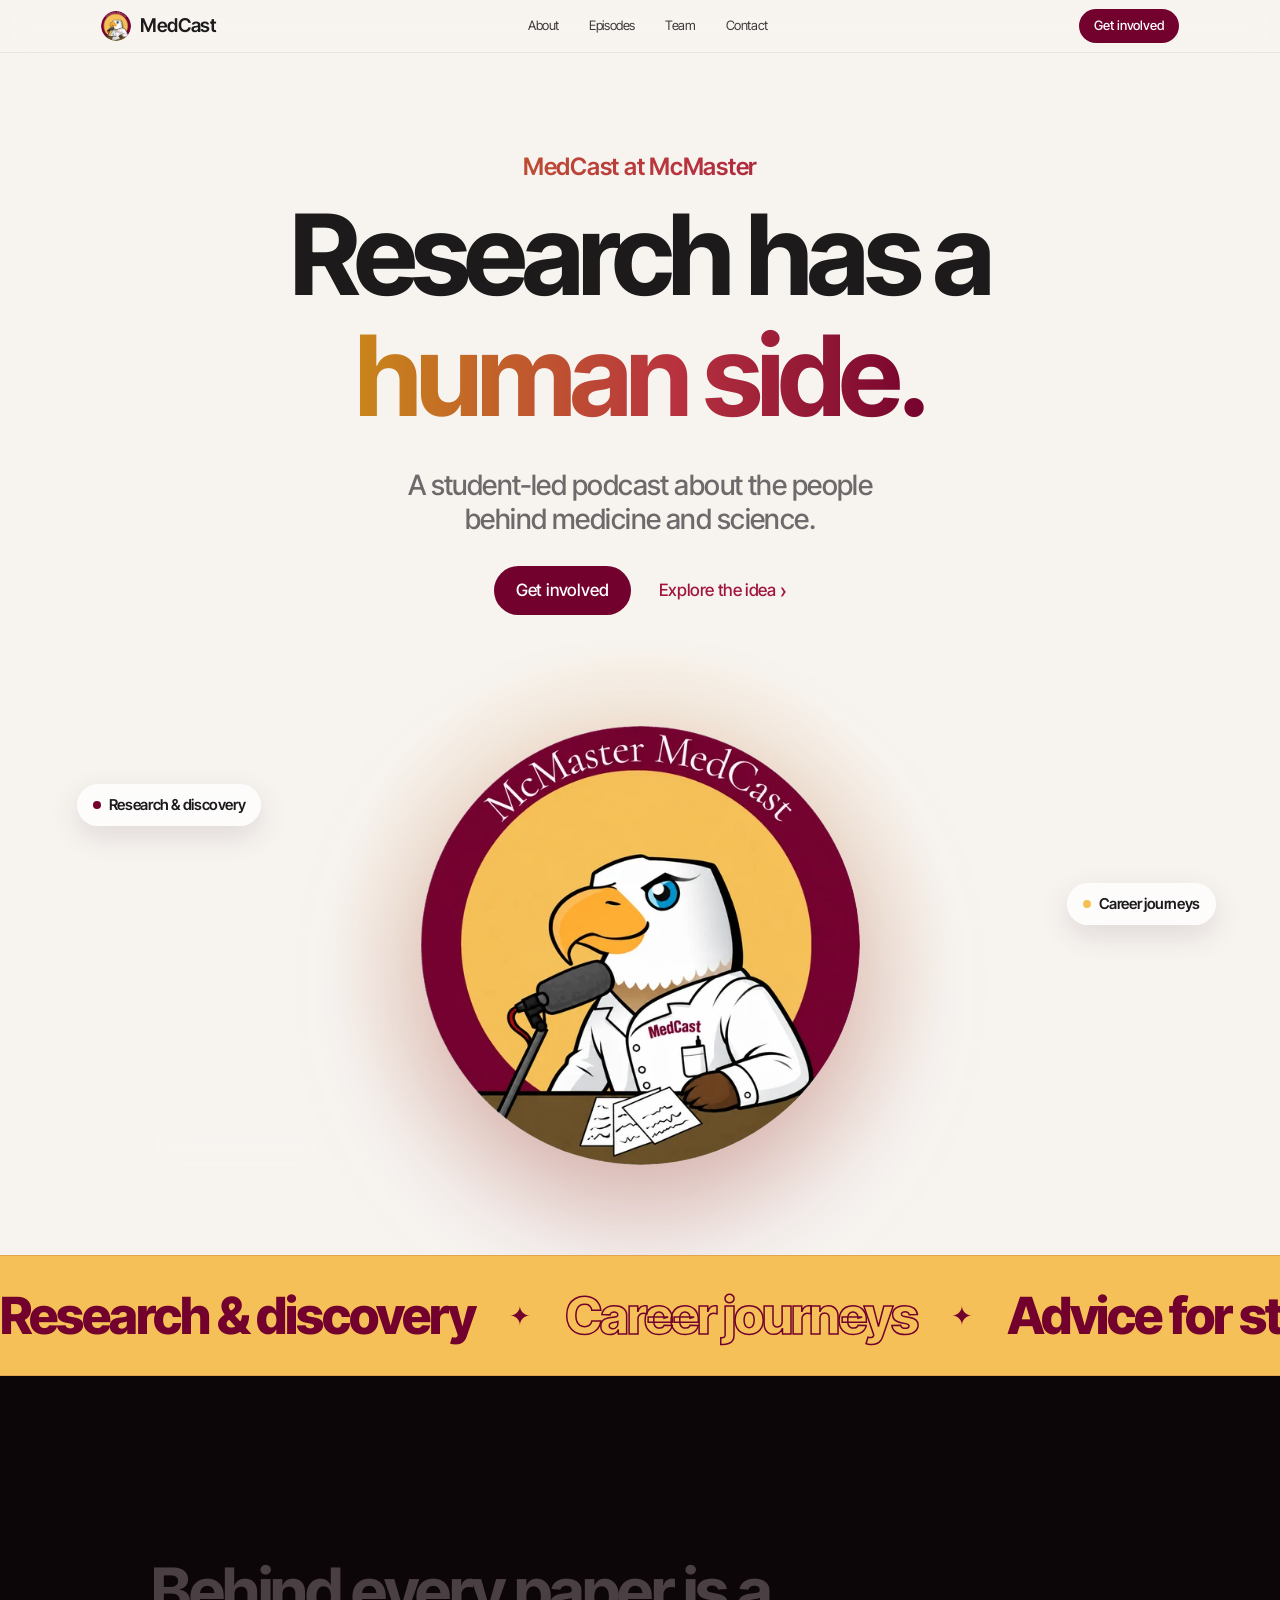
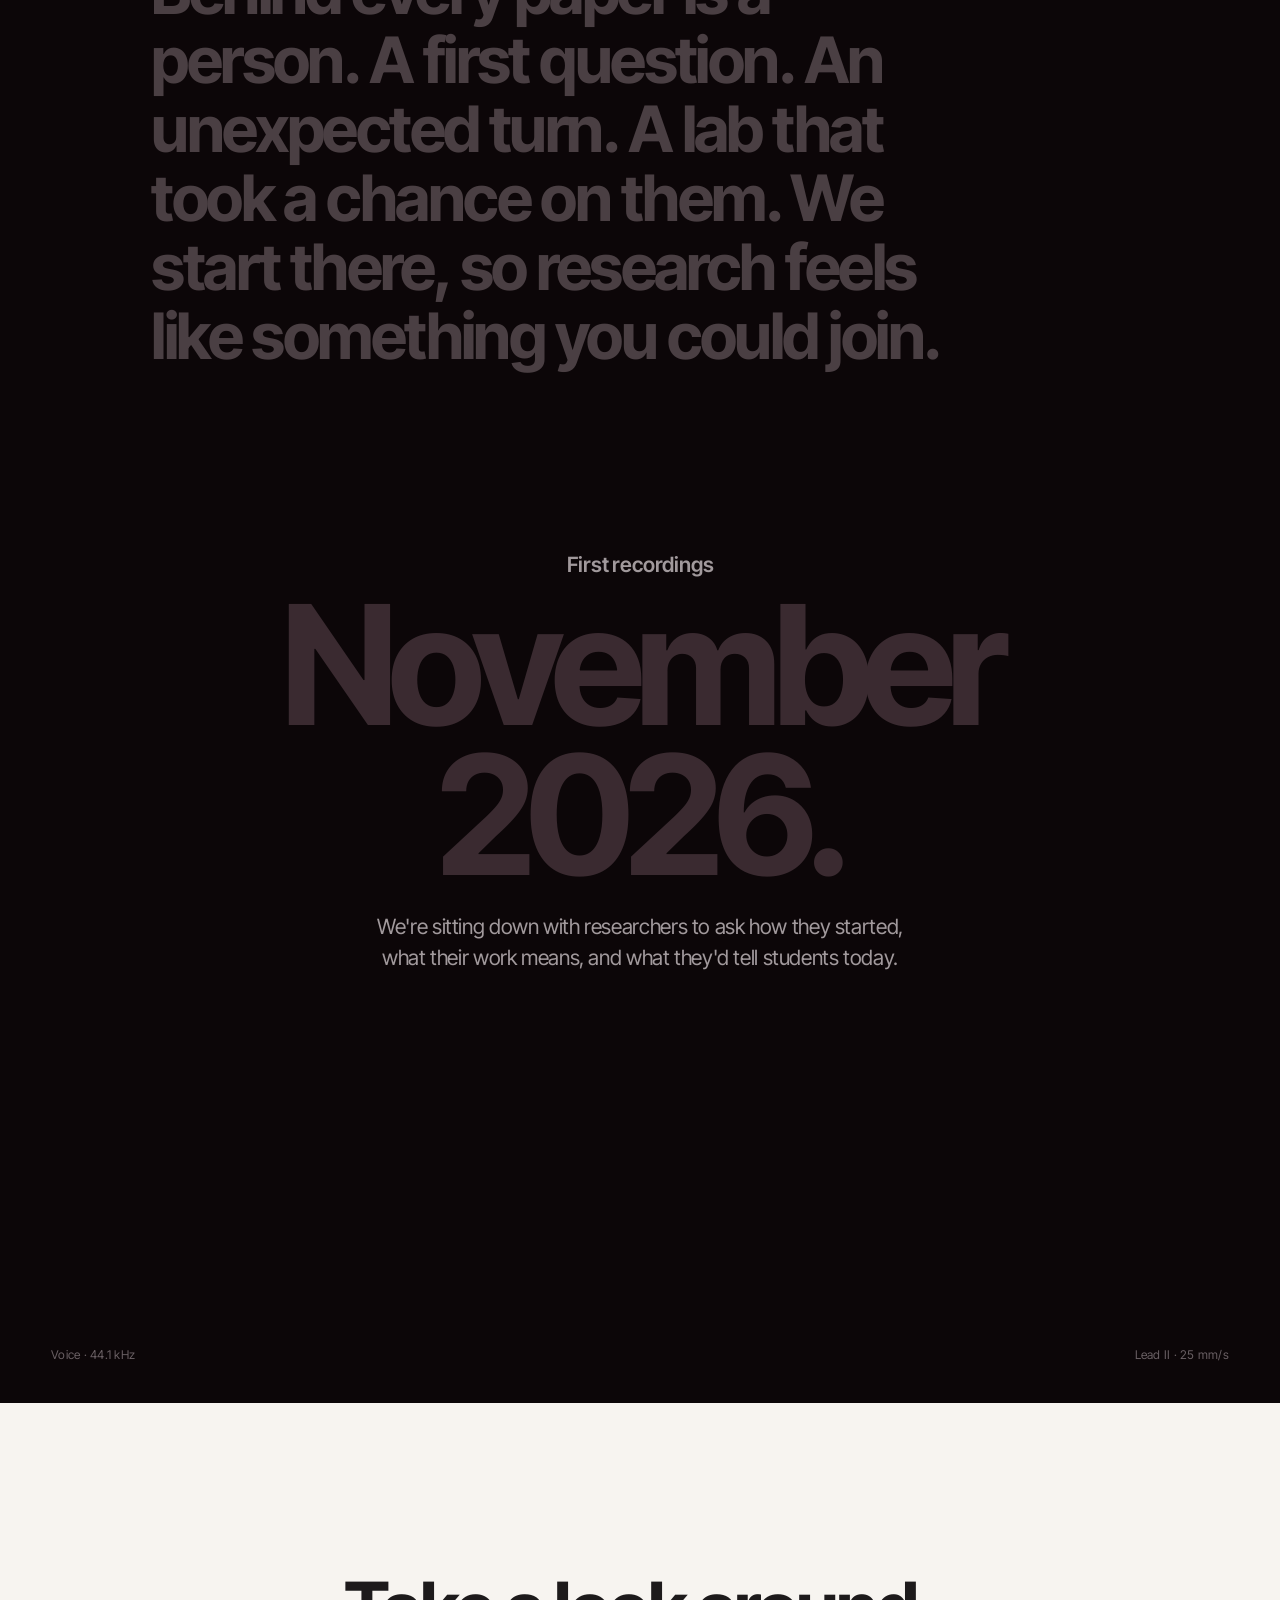
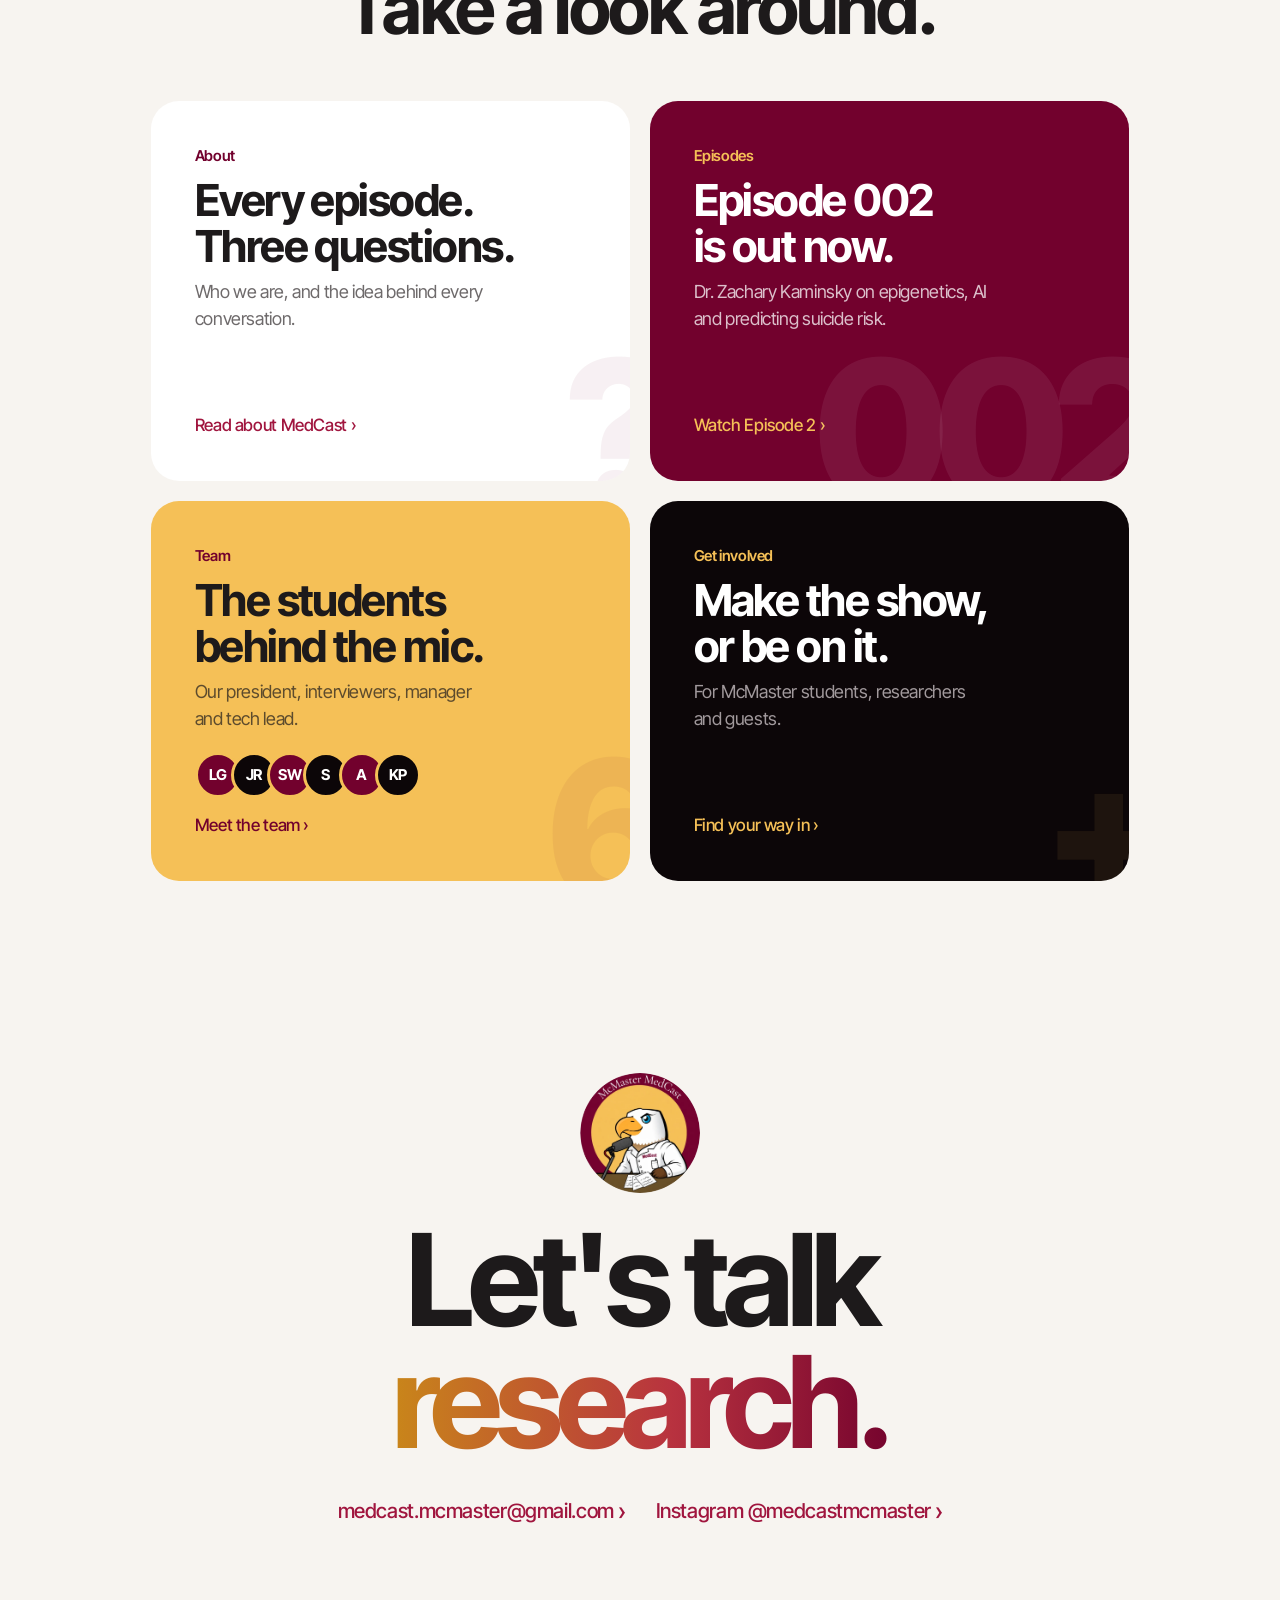
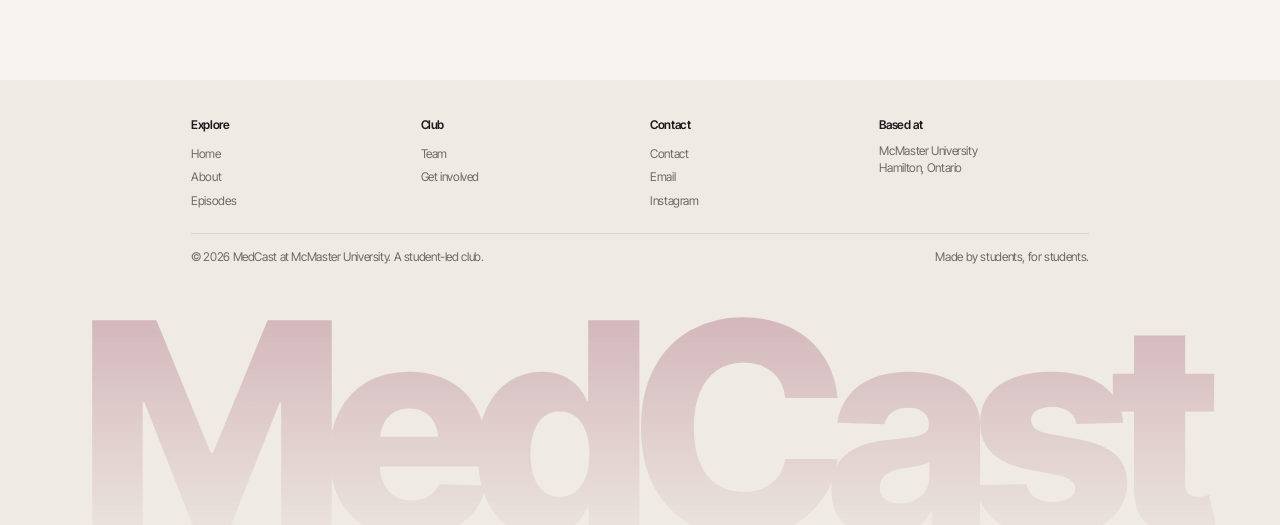
<file: index.html>
<!DOCTYPE html>
<html lang="en">
<head>
<meta charset="utf-8">
<meta name="viewport" content="width=device-width, initial-scale=1">
<title>MedCast McMaster</title>
<meta name="description" content="MedCast is a student-led podcast at McMaster University about the people behind medical and science research.">
<meta name="theme-color" content="#f7f4f0">
<link rel="icon" href="assets/medcast-logo.webp">
<link rel="preconnect" href="https://fonts.googleapis.com">
<link rel="preconnect" href="https://fonts.gstatic.com" crossorigin>
<link href="https://fonts.googleapis.com/css2?family=Inter+Tight:wght@400;500;600;700;800&display=swap" rel="stylesheet">
<link rel="stylesheet" href="styles.css?v=202611242200">
<script>try{if(sessionStorage.getItem("mc-seen"))document.documentElement.classList.add("seen");sessionStorage.setItem("mc-seen","1")}catch(e){}</script>

</head>
<body>

<div class="loader" aria-hidden="true">
  <span class="logo"></span>
  <svg viewBox="0 0 300 60" fill="none"><path d="M0 34h96l10-16 12 34 16-50 14 40 8-8h144" stroke="url(#lg)" stroke-width="3" stroke-linecap="round" stroke-linejoin="round"/><defs><linearGradient id="lg" x1="0" x2="300" y1="0" y2="0" gradientUnits="userSpaceOnUse"><stop stop-color="#f5c057"/><stop offset=".6" stop-color="#ff8a5c"/><stop offset="1" stop-color="#72012d"/></linearGradient></defs></svg>
</div>
<div class="progress" aria-hidden="true"></div>
<header class="nav">
  <div class="wrap">
    <a class="brand" href="index.html"><span class="logo" aria-hidden="true"></span>MedCast</a>
    <ul id="menu">
      <li><a href="about.html">About</a></li>
      <li><a href="episodes.html">Episodes</a></li>
      <li><a href="team.html">Team</a></li>
      <li><a href="contact.html">Contact</a></li>
    </ul>
    <a class="btn sm" href="get-involved.html">Get involved</a>
    <button class="menu-btn" id="menuBtn" aria-label="Open menu" aria-expanded="false" aria-controls="menu"><svg width="22" height="22" viewBox="0 0 24 24" fill="none" stroke="currentColor" stroke-width="2" stroke-linecap="round"><path d="M4 9h16M4 15h16"/></svg></button>
  </div>
</header>

<main id="top">
  <section class="hero center">
    <div class="wrap">
      <p class="eyebrow grad">MedCast at McMaster</p>
      <h1 class="intro"><span class="ln"><span>Research has a</span></span> <span class="ln"><span class="grad">human side.</span></span></h1>
      <p class="sub">A student-led podcast about the people behind medicine and science.</p>
      <div class="ctas"><a class="btn" href="get-involved.html">Get involved</a><a class="link" href="about.html">Explore the idea</a></div>
    </div>
    <div class="stage" data-p>
      <div class="halo"></div>
      <span class="logo hero-logo" role="img" aria-label="McMaster MedCast logo: an eagle in a lab coat speaking into a microphone"></span>
      <span class="chip c1"><i style="background:var(--maroon)"></i>Research &amp; discovery</span>
      <span class="chip c2"><i style="background:var(--gold)"></i>Career journeys</span>
      <span class="chip c3"><i style="background:#b8323f"></i>Advice for students</span>
    </div>
  </section>
  <div class="marquee" aria-hidden="true"><div class="track"><span>Research &amp; discovery</span><i>✦</i><span>Career journeys</span><i>✦</i><span>Advice for students</span><i>✦</i><span>Medicine</span><i>✦</i><span>Science</span><i>✦</i><span>Real stories</span><i>✦</i><span>Research &amp; discovery</span><i>✦</i><span>Career journeys</span><i>✦</i><span>Advice for students</span><i>✦</i><span>Medicine</span><i>✦</i><span>Science</span><i>✦</i><span>Real stories</span><i>✦</i></div></div>
  <section class="night">
    <div class="wrap">
      <p class="say" id="say" data-text="Behind every paper is a person. A first question. An unexpected turn. A lab that took a chance on them. We start there, so research feels like something you could *join.*"></p>
      <div class="big-date" data-p>
        <p class="eyebrow">First recordings</p>
        <h2>November 2026.</h2>
        <p>We're sitting down with researchers to ask how they started, what their work means, and what they'd tell students today.</p>
      </div>
    </div>
    <canvas id="wave" aria-hidden="true"></canvas>
    <div class="wave-cap" aria-hidden="true"><span>Voice · 44.1 kHz</span><span>Lead II · 25 mm/s</span></div>
  </section>
  <section class="sec">
    <div class="wrap">
      <h2 class="sec-title center rise">Take a look around.</h2>
      <div class="tiles">
        <a class="lt rise" href="about.html"><span class="k">About</span><h3>Every episode.<br>Three questions.</h3><p>Who we are, and the idea behind every conversation.</p><span class="go">Read about MedCast</span><span class="art" aria-hidden="true">?</span></a>
        <a class="lt mr rise" href="episodes.html"><span class="k">Episodes</span><h3>Episode 002 is out now.</h3><p>Dr. Zachary Kaminsky on epigenetics, AI and predicting suicide risk.</p><span class="go">Watch Episode 2</span><span class="art" aria-hidden="true">002</span></a>
        <a class="lt gd rise" href="team.html"><span class="k">Team</span><h3>The students behind the mic.</h3><p>Our president, interviewers, manager and tech lead.</p><div class="faces" aria-hidden="true"><span>LG</span><span>JR</span><span>SW</span><span>S</span><span>A</span><span>KP</span></div><span class="go">Meet the team</span><span class="art" aria-hidden="true">6</span></a>
        <a class="lt dk rise" href="get-involved.html"><span class="k">Get involved</span><h3>Make the show, or be on it.</h3><p>For McMaster students, researchers and guests.</p><span class="go">Find your way in</span><span class="art" aria-hidden="true">+</span></a>
      </div>
    </div>
  </section>
  <section class="close center">
    <div class="wrap rise">
      <span class="logo" aria-hidden="true"></span>
      <h2>Let's talk <span class="grad">research.</span></h2>
      <div class="row">
        <a class="link" href="mailto:medcast.mcmaster@gmail.com">medcast.mcmaster@gmail.com</a>
        <a class="link" href="https://www.instagram.com/medcastmcmaster/" target="_blank" rel="noopener">Instagram @medcastmcmaster</a>
      </div>
    </div>
  </section>
</main>

<footer>
  <div class="wrap">
    <div class="fcols">
      <div><h4>Explore</h4><a href="index.html">Home</a><a href="about.html">About</a><a href="episodes.html">Episodes</a></div>
      <div><h4>Club</h4><a href="team.html">Team</a><a href="get-involved.html">Get involved</a></div>
      <div><h4>Contact</h4><a href="contact.html">Contact</a><a href="mailto:medcast.mcmaster@gmail.com">Email</a><a href="https://www.instagram.com/medcastmcmaster/" target="_blank" rel="noopener">Instagram</a></div>
      <div><h4>Based at</h4><span>McMaster University<br>Hamilton, Ontario</span></div>
    </div>
    <div class="fbot"><span>© 2026 MedCast at McMaster University. A student-led club.</span><span>Made by students, for students.</span></div>
  </div>
  <div class="wordmark" aria-hidden="true">MedCast</div>
</footer>

<div class="cursor" aria-hidden="true"></div>
<div class="toast" id="toast" role="status" aria-live="polite"></div>
<script src="site.js?v=202611242200"></script>
</body>
</html>
</file>
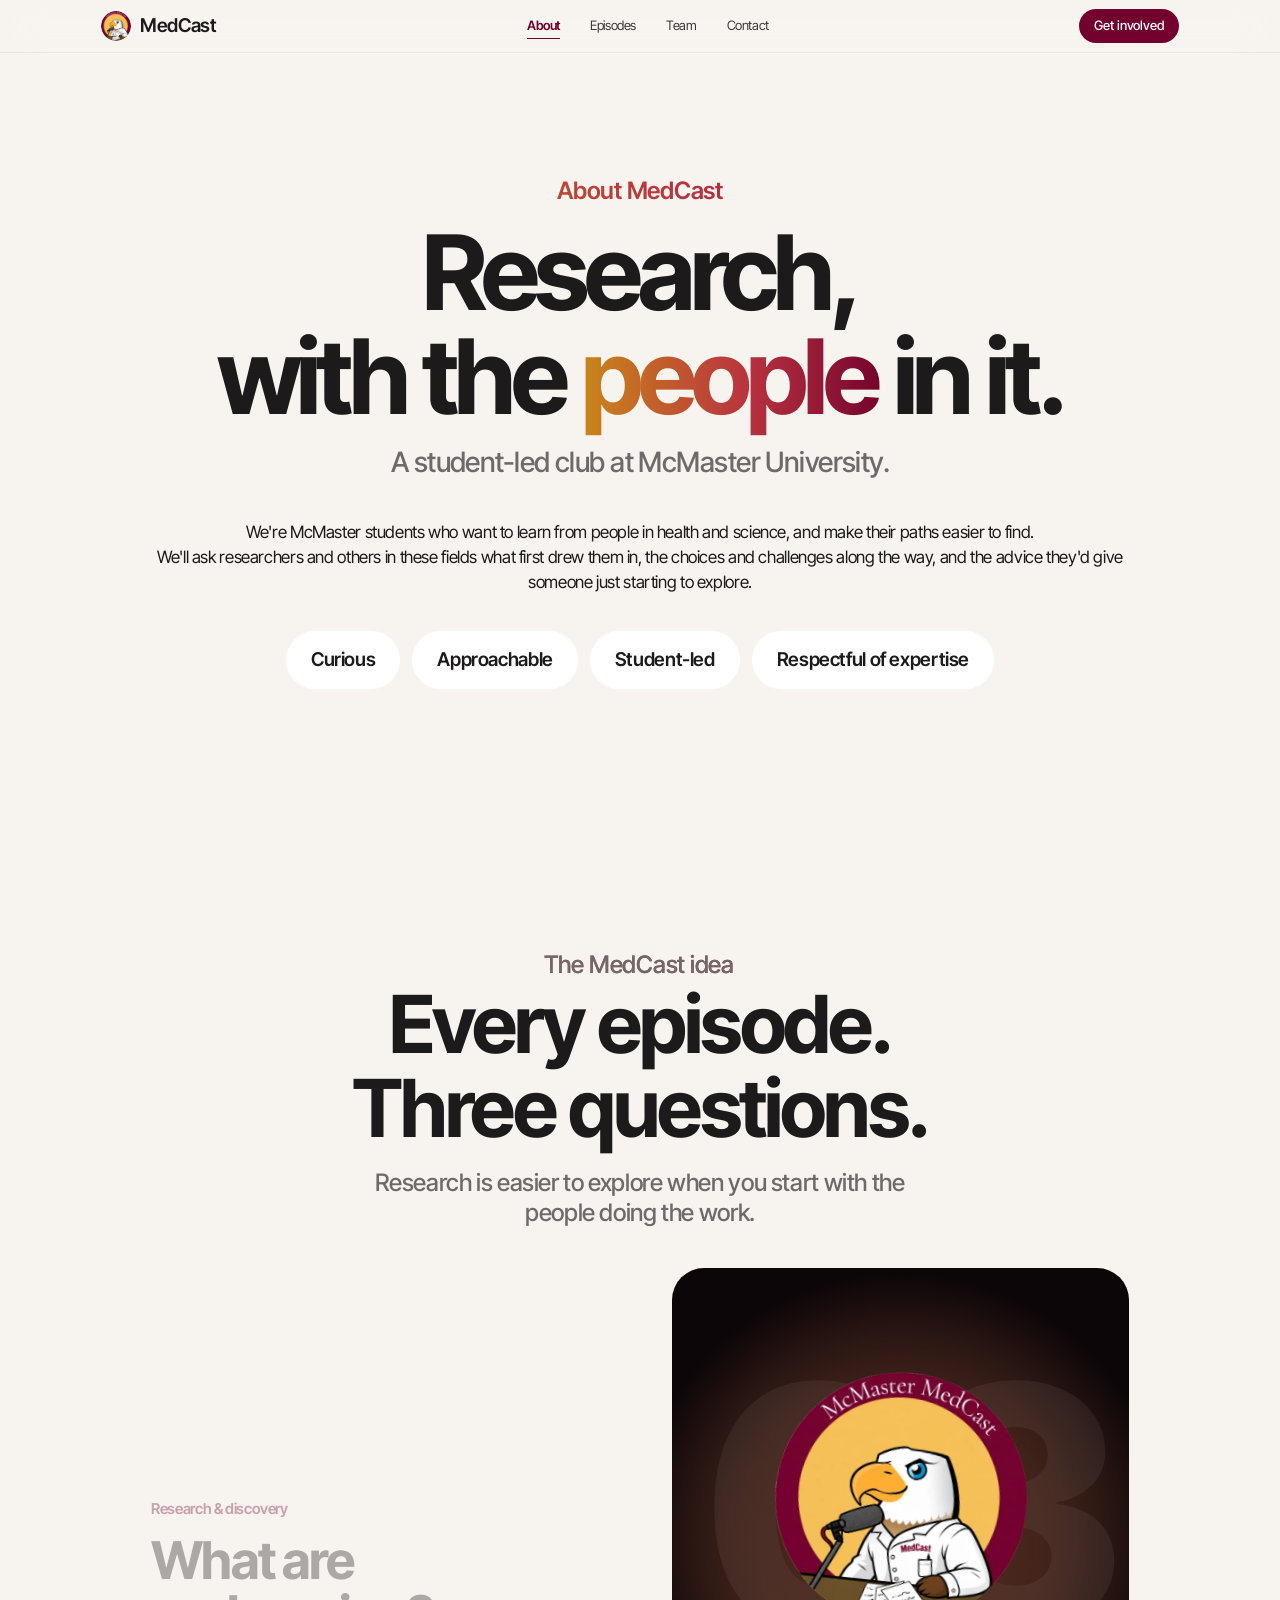
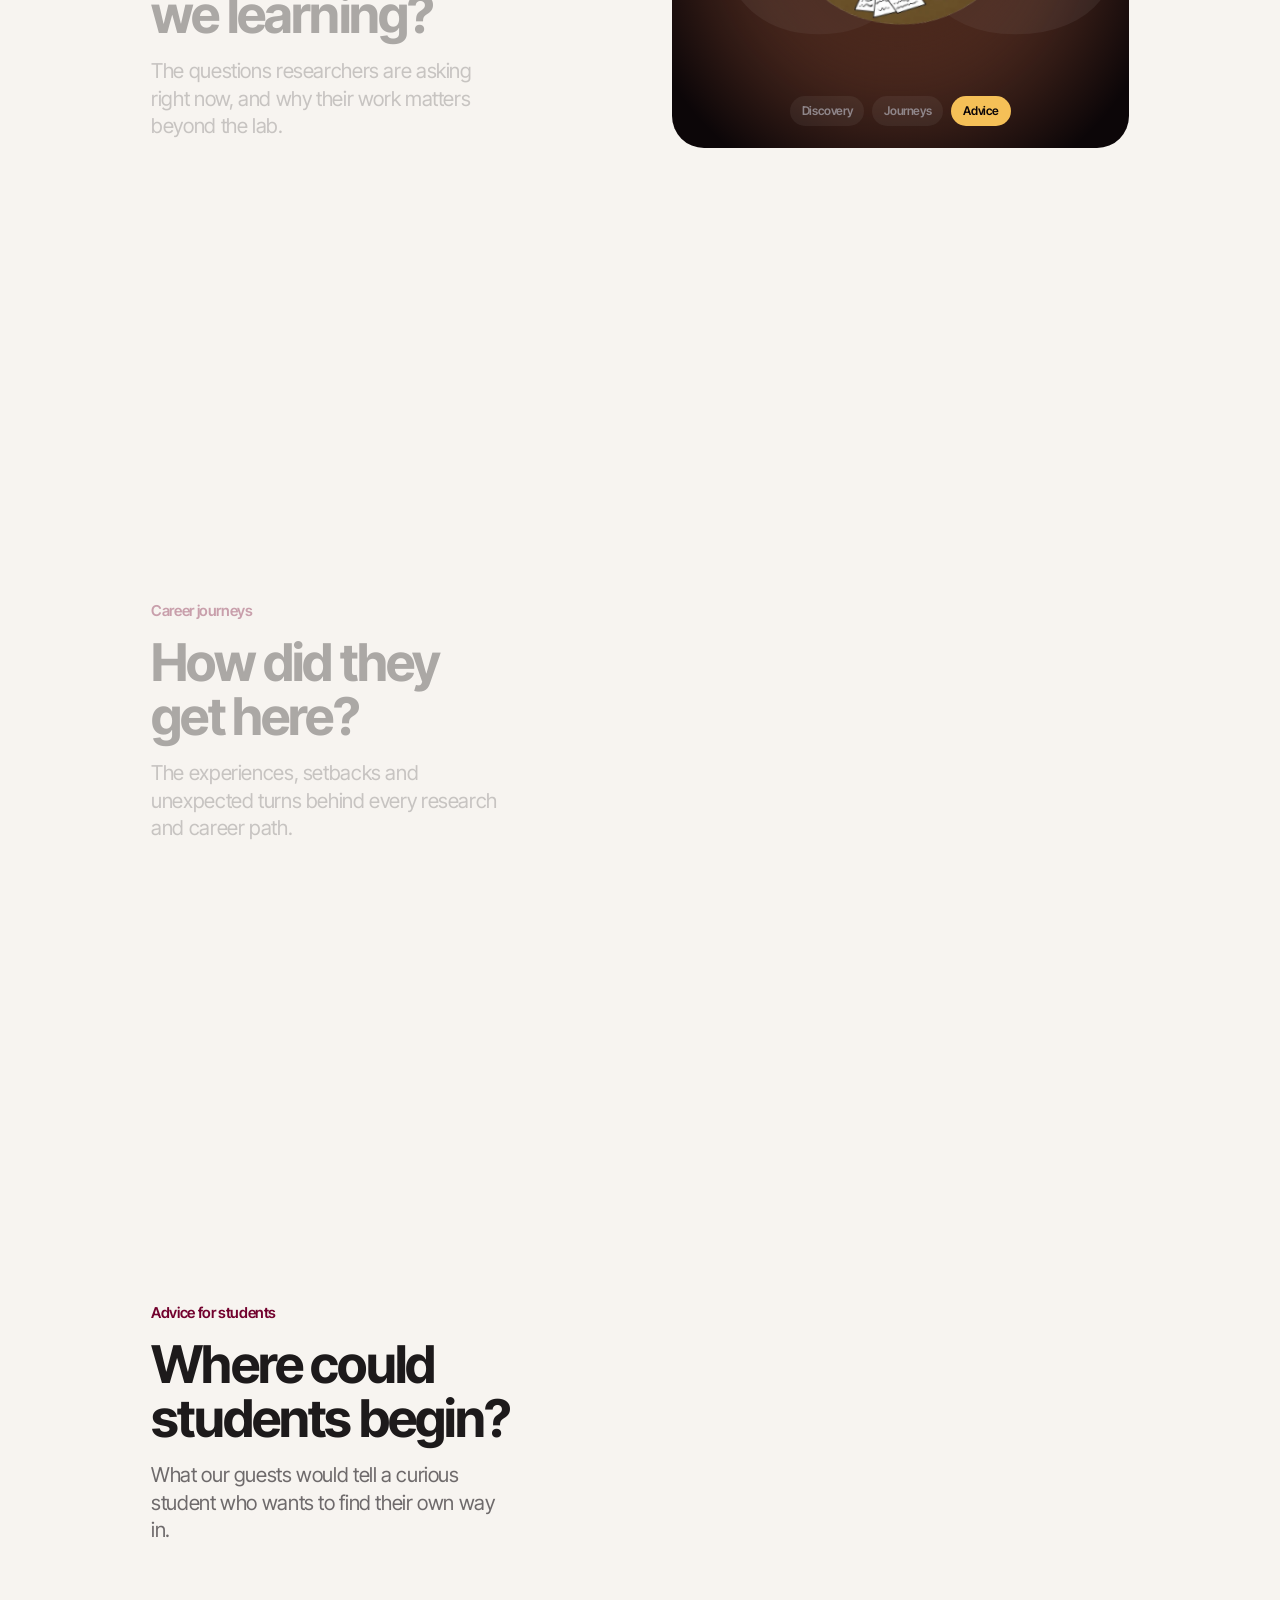
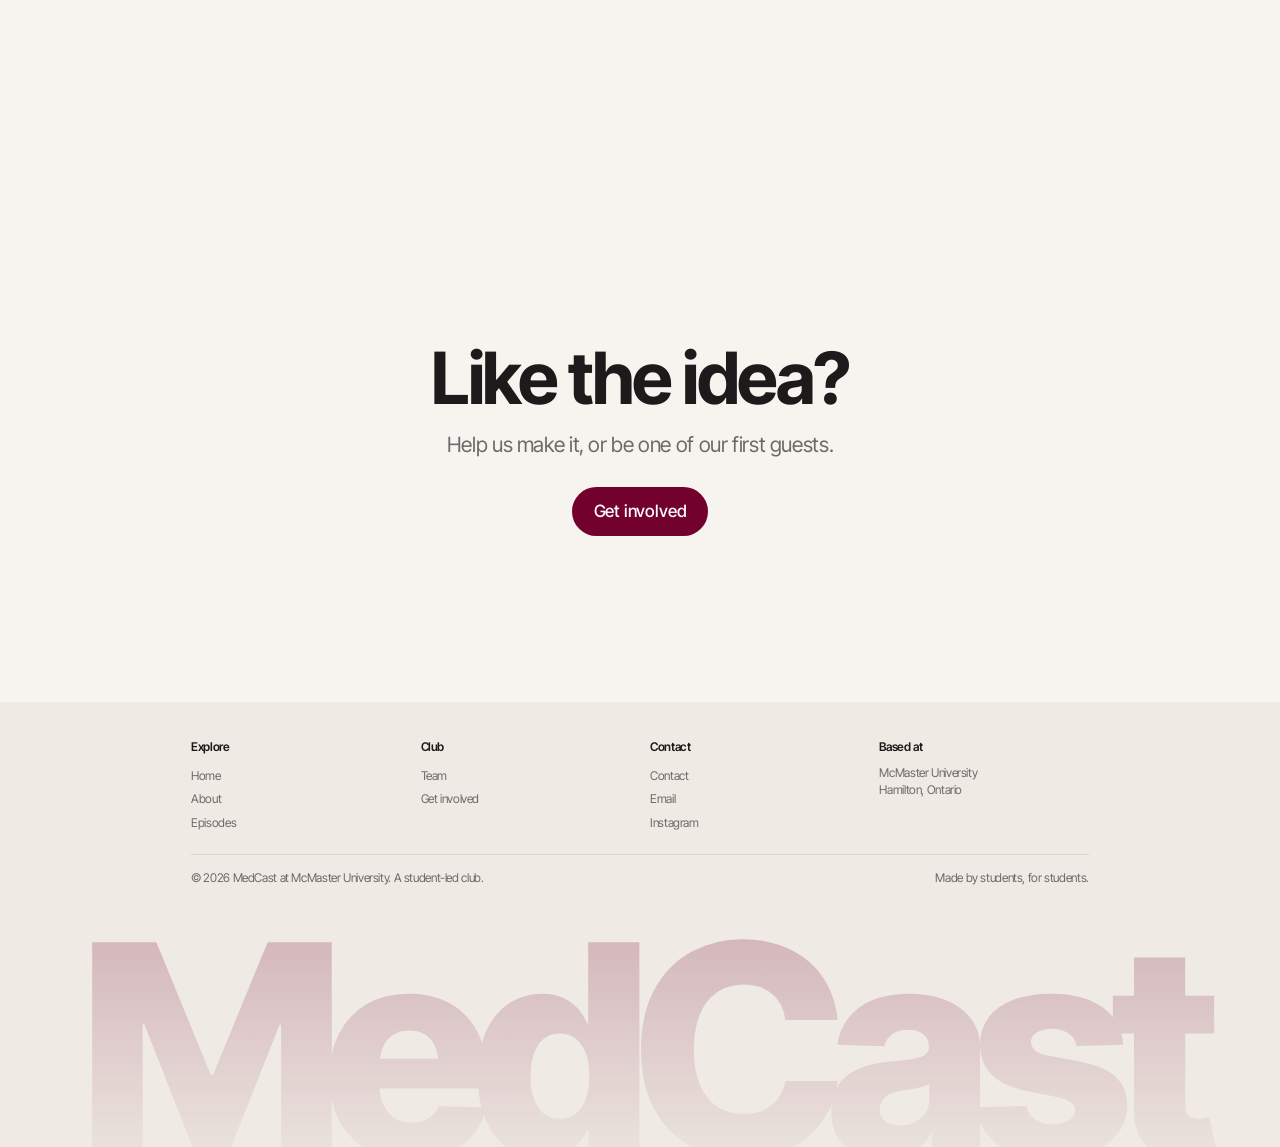
<file: about.html>
<!DOCTYPE html>
<html lang="en">
<head>
<meta charset="utf-8">
<meta name="viewport" content="width=device-width, initial-scale=1">
<title>About · MedCast McMaster</title>
<meta name="description" content="About MedCast, a student-led podcast club at McMaster University.">
<meta name="theme-color" content="#f7f4f0">
<link rel="icon" href="assets/medcast-logo.webp">
<link rel="preconnect" href="https://fonts.googleapis.com">
<link rel="preconnect" href="https://fonts.gstatic.com" crossorigin>
<link href="https://fonts.googleapis.com/css2?family=Inter+Tight:wght@400;500;600;700;800&display=swap" rel="stylesheet">
<link rel="stylesheet" href="styles.css?v=202611242200">
</head>
<body>

<div class="progress" aria-hidden="true"></div>
<header class="nav">
  <div class="wrap">
    <a class="brand" href="index.html"><span class="logo" aria-hidden="true"></span>MedCast</a>
    <ul id="menu">
      <li><a href="about.html" aria-current="page">About</a></li>
      <li><a href="episodes.html">Episodes</a></li>
      <li><a href="team.html">Team</a></li>
      <li><a href="contact.html">Contact</a></li>
    </ul>
    <a class="btn sm" href="get-involved.html">Get involved</a>
    <button class="menu-btn" id="menuBtn" aria-label="Open menu" aria-expanded="false" aria-controls="menu"><svg width="22" height="22" viewBox="0 0 24 24" fill="none" stroke="currentColor" stroke-width="2" stroke-linecap="round"><path d="M4 9h16M4 15h16"/></svg></button>
  </div>
</header>

<main id="top">
  <section class="phero">
    <div class="wrap">
      <p class="eyebrow grad">About MedCast</p>
      <h1>Research,<br>with the <span class="grad">people</span> in it.</h1>
      <p class="sub">A student-led club at McMaster University.</p>
    </div>
  </section>
  <section class="center" id="about">
    <div class="wrap rise">
      <p class="lead">We're McMaster students who want to learn from people in health and science, and make their paths easier to find.</p>
      <p class="body">We'll ask researchers and others in these fields what first drew them in, the choices and challenges along the way, and the advice they'd give someone just starting to explore.</p>
      <div class="vals"><span>Curious</span><span>Approachable</span><span>Student-led</span><span>Respectful of expertise</span></div>
    </div>
  </section>
  <section id="idea" style="margin-top:clamp(40px,6vw,80px)">
    <div class="wrap">
      <div class="story-head center rise">
        <p class="eyebrow grad">The MedCast idea</p>
        <h2>Every episode.<br>Three questions.</h2>
        <p>Research is easier to explore when you start with the people doing the work.</p>
      </div>
      <div class="story">
        <div class="steps">
          <div class="step" data-step="0"><span class="n">Research &amp; discovery</span><h3>What are we learning?</h3><p>The questions researchers are asking right now, and why their work matters beyond the lab.</p></div>
          <div class="step" data-step="1"><span class="n">Career journeys</span><h3>How did they get here?</h3><p>The experiences, setbacks and unexpected turns behind every research and career path.</p></div>
          <div class="step" data-step="2"><span class="n">Advice for students</span><h3>Where could students begin?</h3><p>What our guests would tell a curious student who wants to find their own way in.</p></div>
        </div>
        <div class="viz" id="viz" aria-hidden="true">
          <div class="glow"></div>
          <span class="num" id="vizNum">01</span>
          <span class="logo"></span>
          <div class="tags"><span class="on">Discovery</span><span>Journeys</span><span>Advice</span></div>
        </div>
      </div>
    </div>
  </section>
  <section class="wrap cta-band rise">
    <h2>Like the idea?</h2>
    <p>Help us make it, or be one of our first guests.</p>
    <a class="btn" href="get-involved.html">Get involved</a>
  </section>
  <div class="spacer"></div>
</main>

<footer>
  <div class="wrap">
    <div class="fcols">
      <div><h4>Explore</h4><a href="index.html">Home</a><a href="about.html">About</a><a href="episodes.html">Episodes</a></div>
      <div><h4>Club</h4><a href="team.html">Team</a><a href="get-involved.html">Get involved</a></div>
      <div><h4>Contact</h4><a href="contact.html">Contact</a><a href="mailto:medcast.mcmaster@gmail.com">Email</a><a href="https://www.instagram.com/medcastmcmaster/" target="_blank" rel="noopener">Instagram</a></div>
      <div><h4>Based at</h4><span>McMaster University<br>Hamilton, Ontario</span></div>
    </div>
    <div class="fbot"><span>© 2026 MedCast at McMaster University. A student-led club.</span><span>Made by students, for students.</span></div>
  </div>
  <div class="wordmark" aria-hidden="true">MedCast</div>
</footer>

<div class="cursor" aria-hidden="true"></div>
<div class="toast" id="toast" role="status" aria-live="polite"></div>
<script src="site.js?v=202611242200"></script>
</body>
</html>
</file>
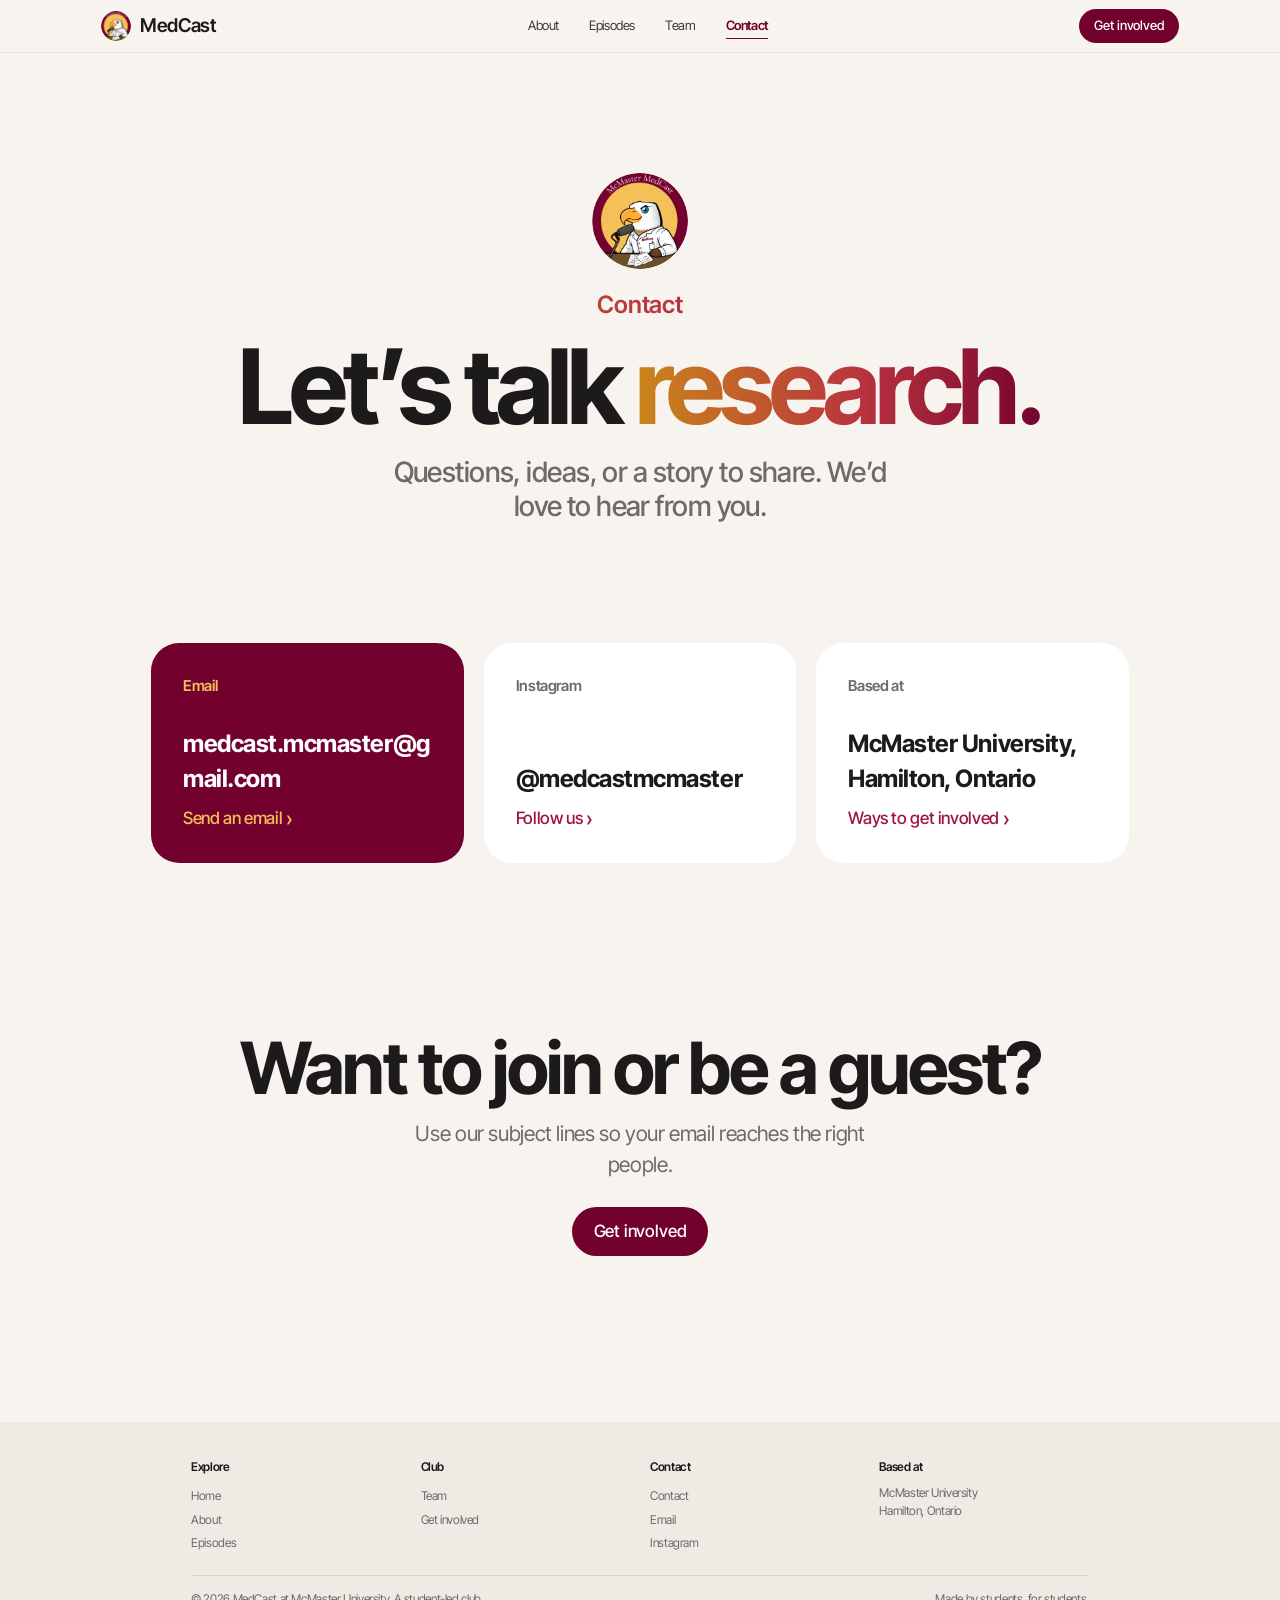
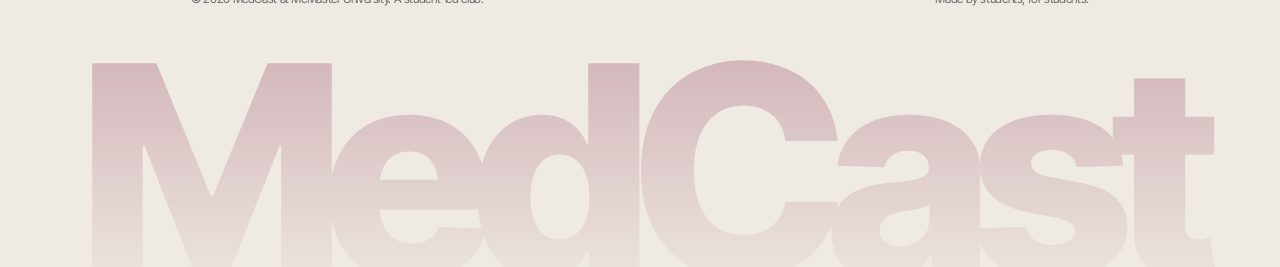
<file: contact.html>
<!DOCTYPE html>
<html lang="en">
<head>
<meta charset="utf-8">
<meta name="viewport" content="width=device-width, initial-scale=1">
<title>Contact · MedCast McMaster</title>
<meta name="description" content="Contact MedCast at McMaster University.">
<meta name="theme-color" content="#f7f4f0">
<link rel="icon" href="assets/medcast-logo.webp">
<link rel="preconnect" href="https://fonts.googleapis.com">
<link rel="preconnect" href="https://fonts.gstatic.com" crossorigin>
<link href="https://fonts.googleapis.com/css2?family=Inter+Tight:wght@400;500;600;700;800&display=swap" rel="stylesheet">
<link rel="stylesheet" href="styles.css?v=202611242200">
</head>
<body>

<div class="progress" aria-hidden="true"></div>
<header class="nav">
  <div class="wrap">
    <a class="brand" href="index.html"><span class="logo" aria-hidden="true"></span>MedCast</a>
    <ul id="menu">
      <li><a href="about.html">About</a></li>
      <li><a href="episodes.html">Episodes</a></li>
      <li><a href="team.html">Team</a></li>
      <li><a href="contact.html" aria-current="page">Contact</a></li>
    </ul>
    <a class="btn sm" href="get-involved.html">Get involved</a>
    <button class="menu-btn" id="menuBtn" aria-label="Open menu" aria-expanded="false" aria-controls="menu"><svg width="22" height="22" viewBox="0 0 24 24" fill="none" stroke="currentColor" stroke-width="2" stroke-linecap="round"><path d="M4 9h16M4 15h16"/></svg></button>
  </div>
</header>

<main id="top">
  <section class="phero">
    <div class="wrap">
      <span class="logo" aria-hidden="true"></span>
      <p class="eyebrow grad">Contact</p>
      <h1>Let’s talk <span class="grad">research.</span></h1>
      <p class="sub">Questions, ideas, or a story to share. We’d love to hear from you.</p>
    </div>
  </section>
  <section>
    <div class="wrap">
      <div class="ccards">
        <div class="cc mr rise"><span class="k">Email</span><b>medcast.mcmaster@gmail.com</b><a class="link" href="mailto:medcast.mcmaster@gmail.com">Send an email</a></div>
        <div class="cc rise"><span class="k">Instagram</span><b>@medcastmcmaster</b><a class="link" href="https://www.instagram.com/medcastmcmaster/" target="_blank" rel="noopener">Follow us</a></div>
        <div class="cc rise"><span class="k">Based at</span><b>McMaster University, Hamilton, Ontario</b><a class="link" href="get-involved.html">Ways to get involved</a></div>
      </div>
    </div>
  </section>
  <section class="wrap cta-band rise">
    <h2>Want to join or be a guest?</h2>
    <p>Use our subject lines so your email reaches the right people.</p>
    <a class="btn" href="get-involved.html">Get involved</a>
  </section>
  <div class="spacer"></div>
</main>

<footer>
  <div class="wrap">
    <div class="fcols">
      <div><h4>Explore</h4><a href="index.html">Home</a><a href="about.html">About</a><a href="episodes.html">Episodes</a></div>
      <div><h4>Club</h4><a href="team.html">Team</a><a href="get-involved.html">Get involved</a></div>
      <div><h4>Contact</h4><a href="contact.html">Contact</a><a href="mailto:medcast.mcmaster@gmail.com">Email</a><a href="https://www.instagram.com/medcastmcmaster/" target="_blank" rel="noopener">Instagram</a></div>
      <div><h4>Based at</h4><span>McMaster University<br>Hamilton, Ontario</span></div>
    </div>
    <div class="fbot"><span>© 2026 MedCast at McMaster University. A student-led club.</span><span>Made by students, for students.</span></div>
  </div>
  <div class="wordmark" aria-hidden="true">MedCast</div>
</footer>

<div class="cursor" aria-hidden="true"></div>
<div class="toast" id="toast" role="status" aria-live="polite"></div>
<script src="site.js?v=202611242200"></script>
</body>
</html>
</file>
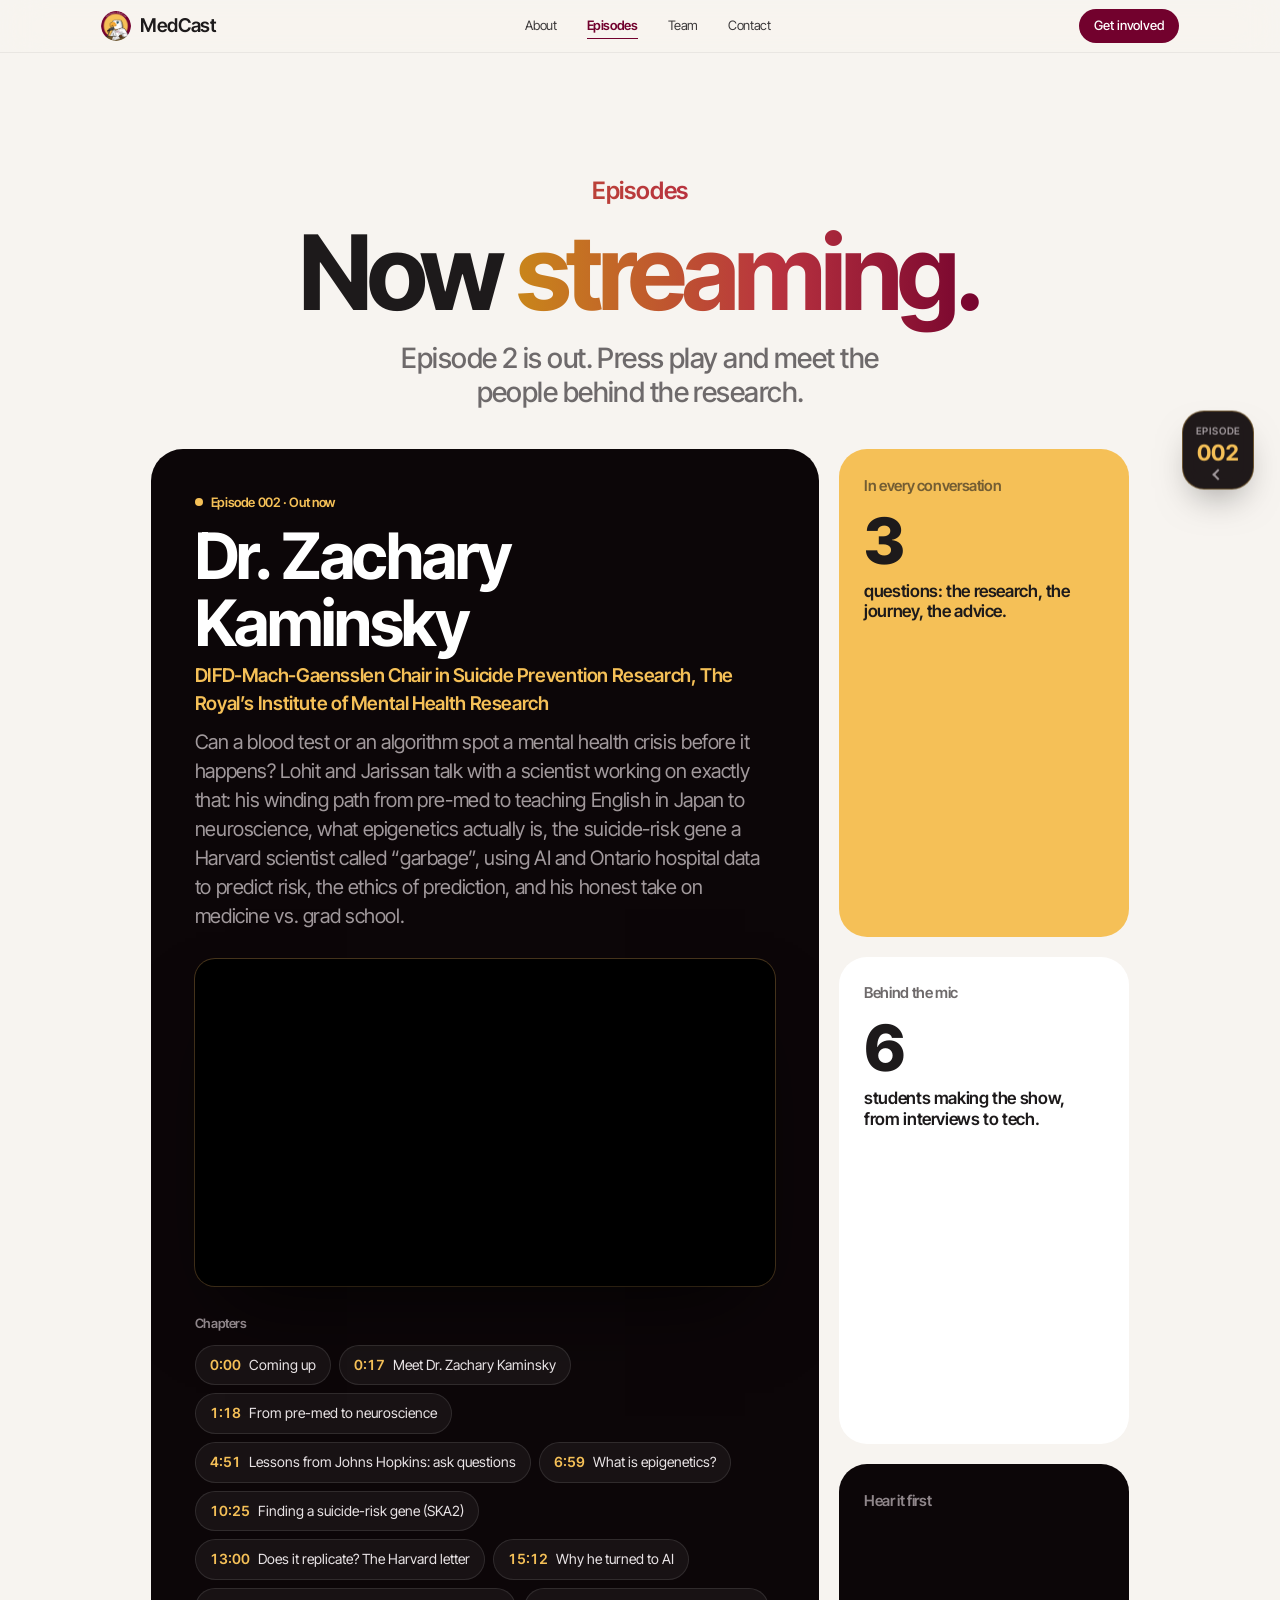
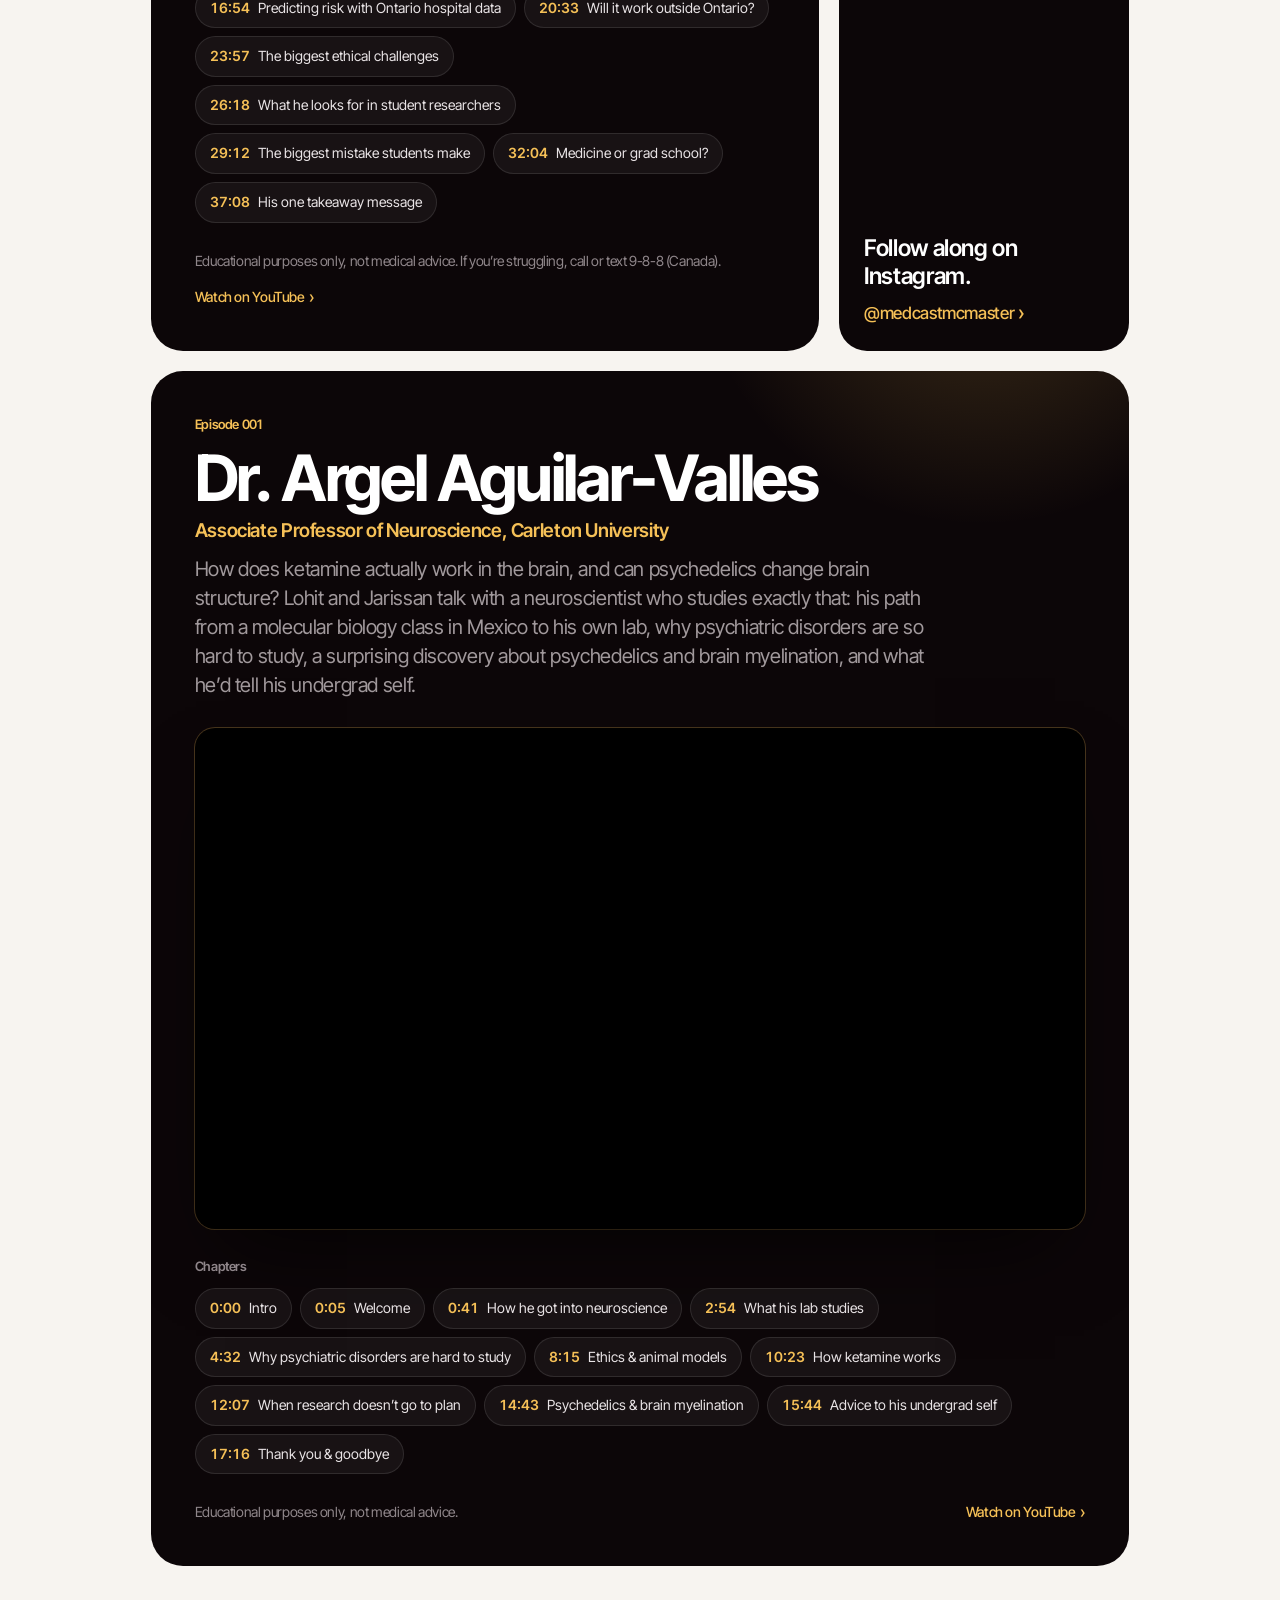
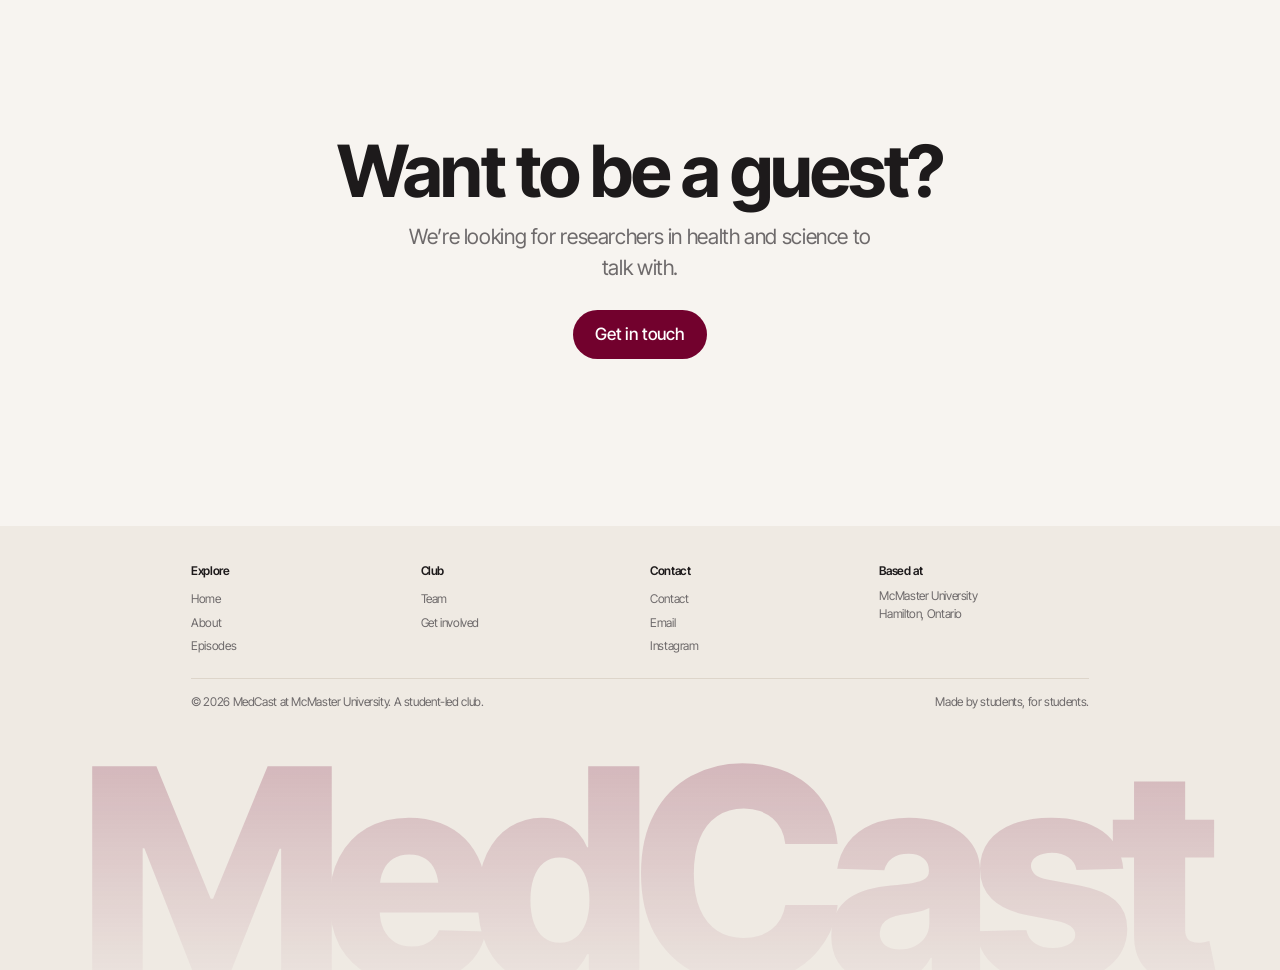
<file: episodes.html>
<!DOCTYPE html>
<html lang="en">
<head>
<meta charset="utf-8">
<meta name="viewport" content="width=device-width, initial-scale=1">
<title>Episodes · MedCast McMaster</title>
<meta name="description" content="MedCast episodes from McMaster University.">
<meta name="theme-color" content="#f7f4f0">
<link rel="icon" href="assets/medcast-logo.webp">
<link rel="preconnect" href="https://fonts.googleapis.com">
<link rel="preconnect" href="https://fonts.gstatic.com" crossorigin>
<link href="https://fonts.googleapis.com/css2?family=Inter+Tight:wght@400;500;600;700;800&display=swap" rel="stylesheet">
<link rel="stylesheet" href="styles.css?v=202611242200">
</head>
<body>

<div class="progress" aria-hidden="true"></div>
<header class="nav">
  <div class="wrap">
    <a class="brand" href="index.html"><span class="logo" aria-hidden="true"></span>MedCast</a>
    <ul id="menu">
      <li><a href="about.html">About</a></li>
      <li><a href="episodes.html" aria-current="page">Episodes</a></li>
      <li><a href="team.html">Team</a></li>
      <li><a href="contact.html">Contact</a></li>
    </ul>
    <a class="btn sm" href="get-involved.html">Get involved</a>
    <button class="menu-btn" id="menuBtn" aria-label="Open menu" aria-expanded="false" aria-controls="menu"><svg width="22" height="22" viewBox="0 0 24 24" fill="none" stroke="currentColor" stroke-width="2" stroke-linecap="round"><path d="M4 9h16M4 15h16"/></svg></button>
  </div>
</header>

<main id="top">
  <section class="phero">
    <div class="wrap">
      <p class="eyebrow grad">Episodes</p>
      <h1>Now <span class="grad">streaming.</span></h1>
      <p class="sub">Episode 2 is out. Press play and meet the people behind the research.</p>
    </div>
  </section>
  <section id="episodes">
    <div class="wrap">
      <div class="ep-top">
        <article class="feature rise" id="ep2">
          <div class="feature-head">
            <span class="live"><i></i>Episode 002 · Out now</span>
            <h2>Dr. Zachary Kaminsky</h2>
            <p class="who">DIFD-Mach-Gaensslen Chair in Suicide Prevention Research, The Royal’s Institute of Mental Health Research</p>
            <p>Can a blood test or an algorithm spot a mental health crisis before it happens? Lohit and Jarissan talk with a scientist working on exactly that: his winding path from pre-med to teaching English in Japan to neuroscience, what epigenetics actually is, the suicide-risk gene a Harvard scientist called “garbage”, using AI and Ontario hospital data to predict risk, the ethics of prediction, and his honest take on medicine vs. grad school.</p>
          </div>
          <div class="player-frame">
            <iframe src="https://www.youtube-nocookie.com/embed/n_9G_pR792I?rel=0&amp;modestbranding=1&amp;color=white" title="McMaster MedCast Episode 002 with Dr. Zachary Kaminsky" loading="lazy" allow="accelerometer; autoplay; clipboard-write; encrypted-media; gyroscope; picture-in-picture; web-share" referrerpolicy="strict-origin-when-cross-origin" allowfullscreen></iframe>
          </div>
          <div class="chapters" aria-label="Chapters">
            <span class="ch-label">Chapters</span>
            <div class="chap-row"><button type="button" class="chap" data-t="0"><b>0:00</b>Coming up</button><button type="button" class="chap" data-t="17"><b>0:17</b>Meet Dr. Zachary Kaminsky</button><button type="button" class="chap" data-t="78"><b>1:18</b>From pre-med to neuroscience</button><button type="button" class="chap" data-t="291"><b>4:51</b>Lessons from Johns Hopkins: ask questions</button><button type="button" class="chap" data-t="419"><b>6:59</b>What is epigenetics?</button><button type="button" class="chap" data-t="625"><b>10:25</b>Finding a suicide-risk gene (SKA2)</button><button type="button" class="chap" data-t="780"><b>13:00</b>Does it replicate? The Harvard letter</button><button type="button" class="chap" data-t="912"><b>15:12</b>Why he turned to AI</button><button type="button" class="chap" data-t="1014"><b>16:54</b>Predicting risk with Ontario hospital data</button><button type="button" class="chap" data-t="1233"><b>20:33</b>Will it work outside Ontario?</button><button type="button" class="chap" data-t="1437"><b>23:57</b>The biggest ethical challenges</button><button type="button" class="chap" data-t="1578"><b>26:18</b>What he looks for in student researchers</button><button type="button" class="chap" data-t="1752"><b>29:12</b>The biggest mistake students make</button><button type="button" class="chap" data-t="1924"><b>32:04</b>Medicine or grad school?</button><button type="button" class="chap" data-t="2228"><b>37:08</b>His one takeaway message</button></div>
          </div>
          <div class="feature-foot">
            <span>Educational purposes only, not medical advice. If you’re struggling, call or text 9-8-8 (Canada).</span>
            <a class="link" href="https://youtu.be/n_9G_pR792I" target="_blank" rel="noopener">Watch on YouTube</a>
          </div>
        </article>
        <aside class="ep-side rise">
          <article class="t gold">
            <span class="k">In every conversation</span>
            <span class="stat">3</span>
            <span class="cap">questions: the research, the journey, the advice.</span>
          </article>
          <article class="t">
            <span class="k">Behind the mic</span>
            <span class="stat">6</span>
            <span class="cap">students making the show, from interviews to tech.</span>
          </article>
          <article class="t dark">
            <span class="k">Hear it first</span>
            <span class="cap" style="margin-top:auto">Follow along on Instagram.</span>
            <a class="link" href="https://www.instagram.com/medcastmcmaster/" target="_blank" rel="noopener">@medcastmcmaster</a>
          </article>
        </aside>
      </div>

      <!-- Adding a new episode (newest always comes first):
      1. The new episode takes the big card at the top (the .feature card, next to the three tiles).
      2. The episode that was there moves to the TOP of the list below. Keep it as a full .feature card
         (same look as the top one, with its chapters) but change its label to "Episode 00N" without the pulsing dot.
         The plain .ep-card below is the old, smaller style:
      <article class="ep-card rise" id="epN">
        <div class="player-frame"><iframe src="https://www.youtube-nocookie.com/embed/VIDEO_ID?rel=0&amp;modestbranding=1&amp;color=white" title="McMaster MedCast Episode 00N" loading="lazy" allow="accelerometer; autoplay; clipboard-write; encrypted-media; gyroscope; picture-in-picture; web-share" referrerpolicy="strict-origin-when-cross-origin" allowfullscreen></iframe></div>
        <div class="ep-info"><span class="num">Episode 00N</span><h3>Title or guest</h3><p>One-line description.</p><a class="link" href="https://youtu.be/VIDEO_ID" target="_blank" rel="noopener">Watch on YouTube</a></div>
      </article>
      So the order is newest at the top, oldest at the bottom.
      -->
      <div class="ep-list" id="more-episodes">
        <article class="feature rise" id="ep1">
          <div class="feature-head">
            <span class="live">Episode 001</span>
            <h2>Dr. Argel Aguilar-Valles</h2>
            <p class="who">Associate Professor of Neuroscience, Carleton University</p>
            <p>How does ketamine actually work in the brain, and can psychedelics change brain structure? Lohit and Jarissan talk with a neuroscientist who studies exactly that: his path from a molecular biology class in Mexico to his own lab, why psychiatric disorders are so hard to study, a surprising discovery about psychedelics and brain myelination, and what he’d tell his undergrad self.</p>
          </div>
          <div class="player-frame">
            <iframe src="https://www.youtube-nocookie.com/embed/AftTDh2l6xM?rel=0&amp;modestbranding=1&amp;color=white" title="McMaster MedCast Episode 001 with Dr. Argel Aguilar-Valles" loading="lazy" allow="accelerometer; autoplay; clipboard-write; encrypted-media; gyroscope; picture-in-picture; web-share" referrerpolicy="strict-origin-when-cross-origin" allowfullscreen></iframe>
          </div>
          <div class="chapters" aria-label="Chapters">
            <span class="ch-label">Chapters</span>
            <div class="chap-row"><button type="button" class="chap" data-t="0"><b>0:00</b>Intro</button><button type="button" class="chap" data-t="5"><b>0:05</b>Welcome</button><button type="button" class="chap" data-t="41"><b>0:41</b>How he got into neuroscience</button><button type="button" class="chap" data-t="174"><b>2:54</b>What his lab studies</button><button type="button" class="chap" data-t="272"><b>4:32</b>Why psychiatric disorders are hard to study</button><button type="button" class="chap" data-t="495"><b>8:15</b>Ethics &amp; animal models</button><button type="button" class="chap" data-t="623"><b>10:23</b>How ketamine works</button><button type="button" class="chap" data-t="727"><b>12:07</b>When research doesn’t go to plan</button><button type="button" class="chap" data-t="883"><b>14:43</b>Psychedelics &amp; brain myelination</button><button type="button" class="chap" data-t="944"><b>15:44</b>Advice to his undergrad self</button><button type="button" class="chap" data-t="1036"><b>17:16</b>Thank you &amp; goodbye</button></div>
          </div>
          <div class="feature-foot">
            <span>Educational purposes only, not medical advice.</span>
            <a class="link" href="https://youtu.be/AftTDh2l6xM" target="_blank" rel="noopener">Watch on YouTube</a>
          </div>
        </article>
      </div>
    </div>
  </section>
  <section class="wrap cta-band rise">
    <h2>Want to be a guest?</h2>
    <p>We’re looking for researchers in health and science to talk with.</p>
    <a class="btn" href="get-involved.html">Get in touch</a>
  </section>
  <div class="spacer"></div>
</main>

<footer>
  <div class="wrap">
    <div class="fcols">
      <div><h4>Explore</h4><a href="index.html">Home</a><a href="about.html">About</a><a href="episodes.html">Episodes</a></div>
      <div><h4>Club</h4><a href="team.html">Team</a><a href="get-involved.html">Get involved</a></div>
      <div><h4>Contact</h4><a href="contact.html">Contact</a><a href="mailto:medcast.mcmaster@gmail.com">Email</a><a href="https://www.instagram.com/medcastmcmaster/" target="_blank" rel="noopener">Instagram</a></div>
      <div><h4>Based at</h4><span>McMaster University<br>Hamilton, Ontario</span></div>
    </div>
    <div class="fbot"><span>© 2026 MedCast at McMaster University. A student-led club.</span><span>Made by students, for students.</span></div>
  </div>
  <div class="wordmark" aria-hidden="true">MedCast</div>
</footer>

<div class="cursor" aria-hidden="true"></div>
<div class="toast" id="toast" role="status" aria-live="polite"></div>
<script src="site.js?v=202611242200"></script>
</body>
</html>
</file>
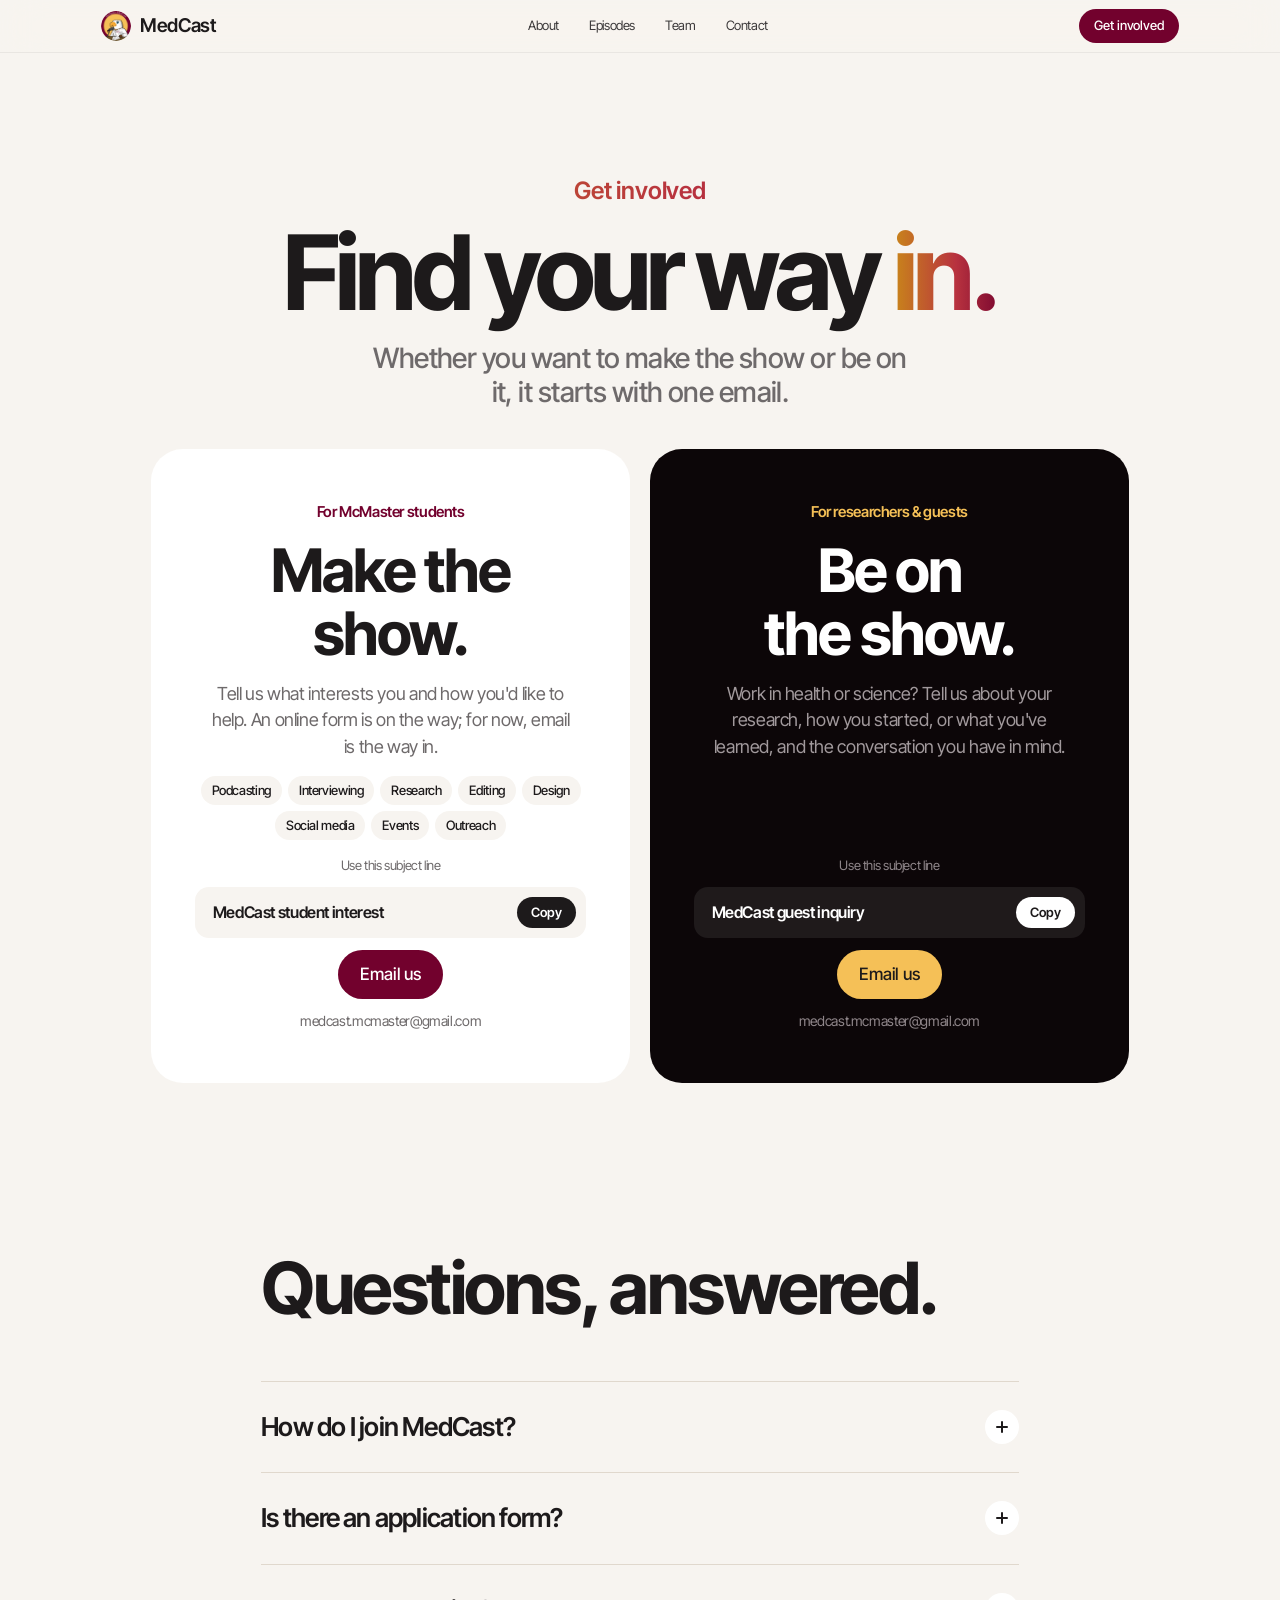
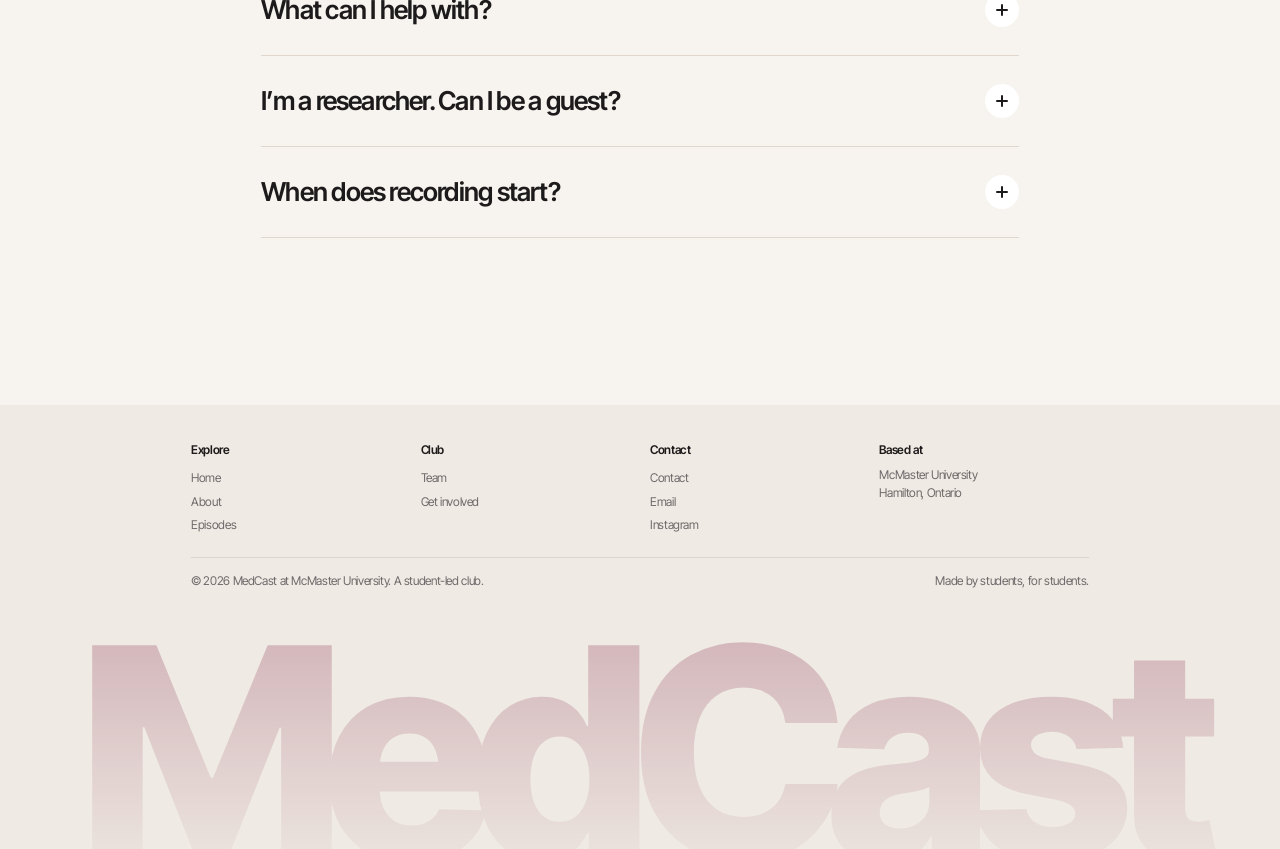
<file: get-involved.html>
<!DOCTYPE html>
<html lang="en">
<head>
<meta charset="utf-8">
<meta name="viewport" content="width=device-width, initial-scale=1">
<title>Get involved · MedCast McMaster</title>
<meta name="description" content="Join MedCast as a student, or be a guest on the podcast.">
<meta name="theme-color" content="#f7f4f0">
<link rel="icon" href="assets/medcast-logo.webp">
<link rel="preconnect" href="https://fonts.googleapis.com">
<link rel="preconnect" href="https://fonts.gstatic.com" crossorigin>
<link href="https://fonts.googleapis.com/css2?family=Inter+Tight:wght@400;500;600;700;800&display=swap" rel="stylesheet">
<link rel="stylesheet" href="styles.css?v=202611242200">
</head>
<body>

<div class="progress" aria-hidden="true"></div>
<header class="nav">
  <div class="wrap">
    <a class="brand" href="index.html"><span class="logo" aria-hidden="true"></span>MedCast</a>
    <ul id="menu">
      <li><a href="about.html">About</a></li>
      <li><a href="episodes.html">Episodes</a></li>
      <li><a href="team.html">Team</a></li>
      <li><a href="contact.html">Contact</a></li>
    </ul>
    <a class="btn sm" href="get-involved.html">Get involved</a>
    <button class="menu-btn" id="menuBtn" aria-label="Open menu" aria-expanded="false" aria-controls="menu"><svg width="22" height="22" viewBox="0 0 24 24" fill="none" stroke="currentColor" stroke-width="2" stroke-linecap="round"><path d="M4 9h16M4 15h16"/></svg></button>
  </div>
</header>

<main id="top">
  <section class="phero">
    <div class="wrap">
      <p class="eyebrow grad">Get involved</p>
      <h1>Find your way <span class="grad">in.</span></h1>
      <p class="sub">Whether you want to make the show or be on it, it starts with one email.</p>
    </div>
  </section>
  <section id="join">
    <div class="wrap">
      <div class="join">
        <article class="j a rise">
          <span class="k">For McMaster students</span>
          <h3>Make the show.</h3>
          <p>Tell us what interests you and how you'd like to help. An online form is on the way; for now, email is the way in.</p>
          <div class="roles"><span>Podcasting</span><span>Interviewing</span><span>Research</span><span>Editing</span><span>Design</span><span>Social media</span><span>Events</span><span>Outreach</span></div>
          <div class="subj">
            <small>Use this subject line</small>
            <code><span>MedCast student interest</span><button class="copy" data-copy="MedCast student interest">Copy</button></code>
            <a class="btn" href="mailto:medcast.mcmaster@gmail.com?subject=MedCast%20student%20interest">Email us</a>
            <span class="addr">medcast.mcmaster@gmail.com</span>
          </div>
        </article>
        <article class="j b rise">
          <span class="k">For researchers &amp; guests</span>
          <h3>Be on the show.</h3>
          <p>Work in health or science? Tell us about your research, how you started, or what you've learned, and the conversation you have in mind.</p>
          <div class="subj">
            <small>Use this subject line</small>
            <code><span>MedCast guest inquiry</span><button class="copy" data-copy="MedCast guest inquiry">Copy</button></code>
            <a class="btn gold" href="mailto:medcast.mcmaster@gmail.com?subject=MedCast%20guest%20inquiry">Email us</a>
            <span class="addr">medcast.mcmaster@gmail.com</span>
          </div>
        </article>
      </div>
    </div>
  </section>
  <section class="sec">
    <div class="wrap faq">
      <h2 class="sec-title rise">Questions, answered.</h2>
      <div class="qas rise"><details class="qa"><summary>How do I join MedCast?<span class="pm" aria-hidden="true"></span></summary><p>Email <b>medcast.mcmaster@gmail.com</b> with the subject line “MedCast student interest”. Tell us what interests you and how you’d like to contribute.</p></details><details class="qa"><summary>Is there an application form?<span class="pm" aria-hidden="true"></span></summary><p>An online interest form is being prepared. Until it’s ready, email is the way to reach us.</p></details><details class="qa"><summary>What can I help with?<span class="pm" aria-hidden="true"></span></summary><p>Podcasting, interviewing, research, editing, design, social media, events and outreach.</p></details><details class="qa"><summary>I’m a researcher. Can I be a guest?<span class="pm" aria-hidden="true"></span></summary><p>Yes, we’d love to hear from you. Email us with the subject line “MedCast guest inquiry” and include a short description of your work or the conversation you have in mind.</p></details><details class="qa"><summary>When does recording start?<span class="pm" aria-hidden="true"></span></summary><p>Our first recordings are planned for November 2026.</p></details></div>
    </div>
  </section>
  <div class="spacer"></div>
</main>

<footer>
  <div class="wrap">
    <div class="fcols">
      <div><h4>Explore</h4><a href="index.html">Home</a><a href="about.html">About</a><a href="episodes.html">Episodes</a></div>
      <div><h4>Club</h4><a href="team.html">Team</a><a href="get-involved.html">Get involved</a></div>
      <div><h4>Contact</h4><a href="contact.html">Contact</a><a href="mailto:medcast.mcmaster@gmail.com">Email</a><a href="https://www.instagram.com/medcastmcmaster/" target="_blank" rel="noopener">Instagram</a></div>
      <div><h4>Based at</h4><span>McMaster University<br>Hamilton, Ontario</span></div>
    </div>
    <div class="fbot"><span>© 2026 MedCast at McMaster University. A student-led club.</span><span>Made by students, for students.</span></div>
  </div>
  <div class="wordmark" aria-hidden="true">MedCast</div>
</footer>

<div class="cursor" aria-hidden="true"></div>
<div class="toast" id="toast" role="status" aria-live="polite"></div>
<script src="site.js?v=202611242200"></script>
</body>
</html>
</file>
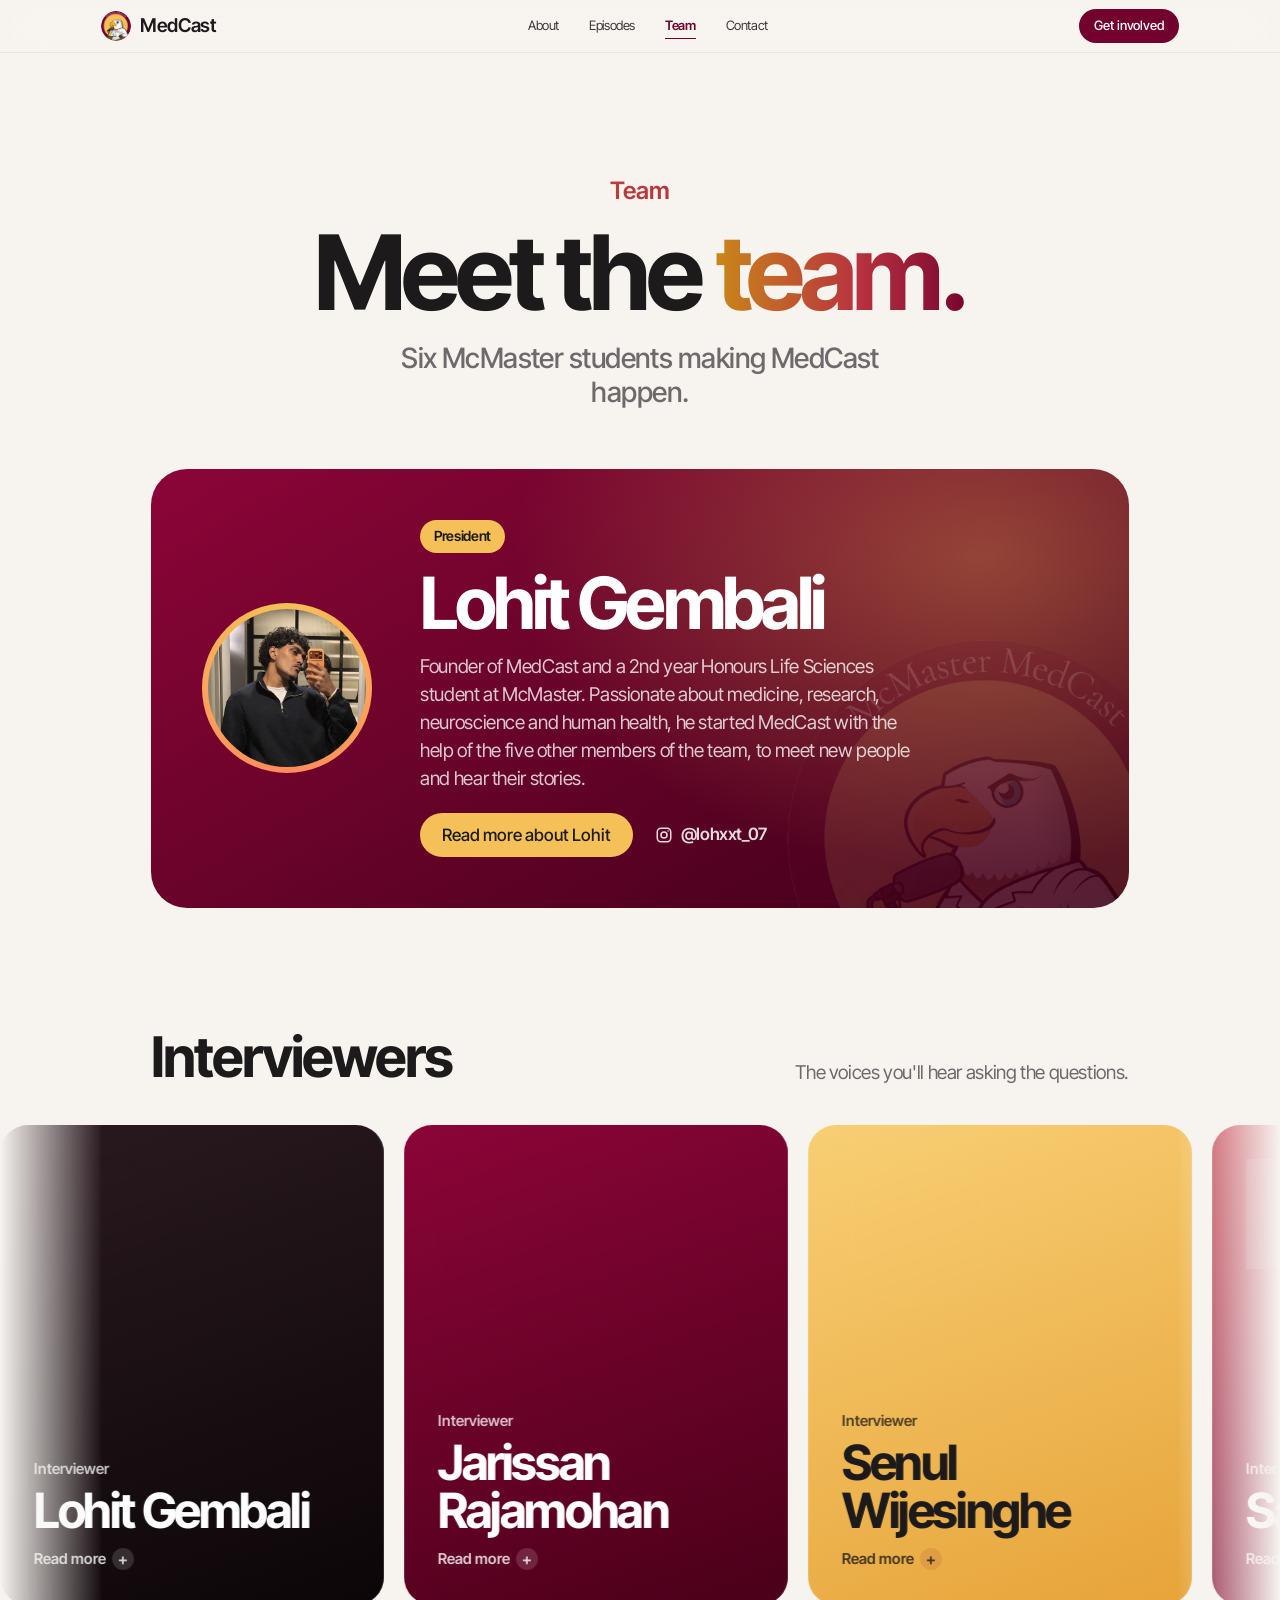
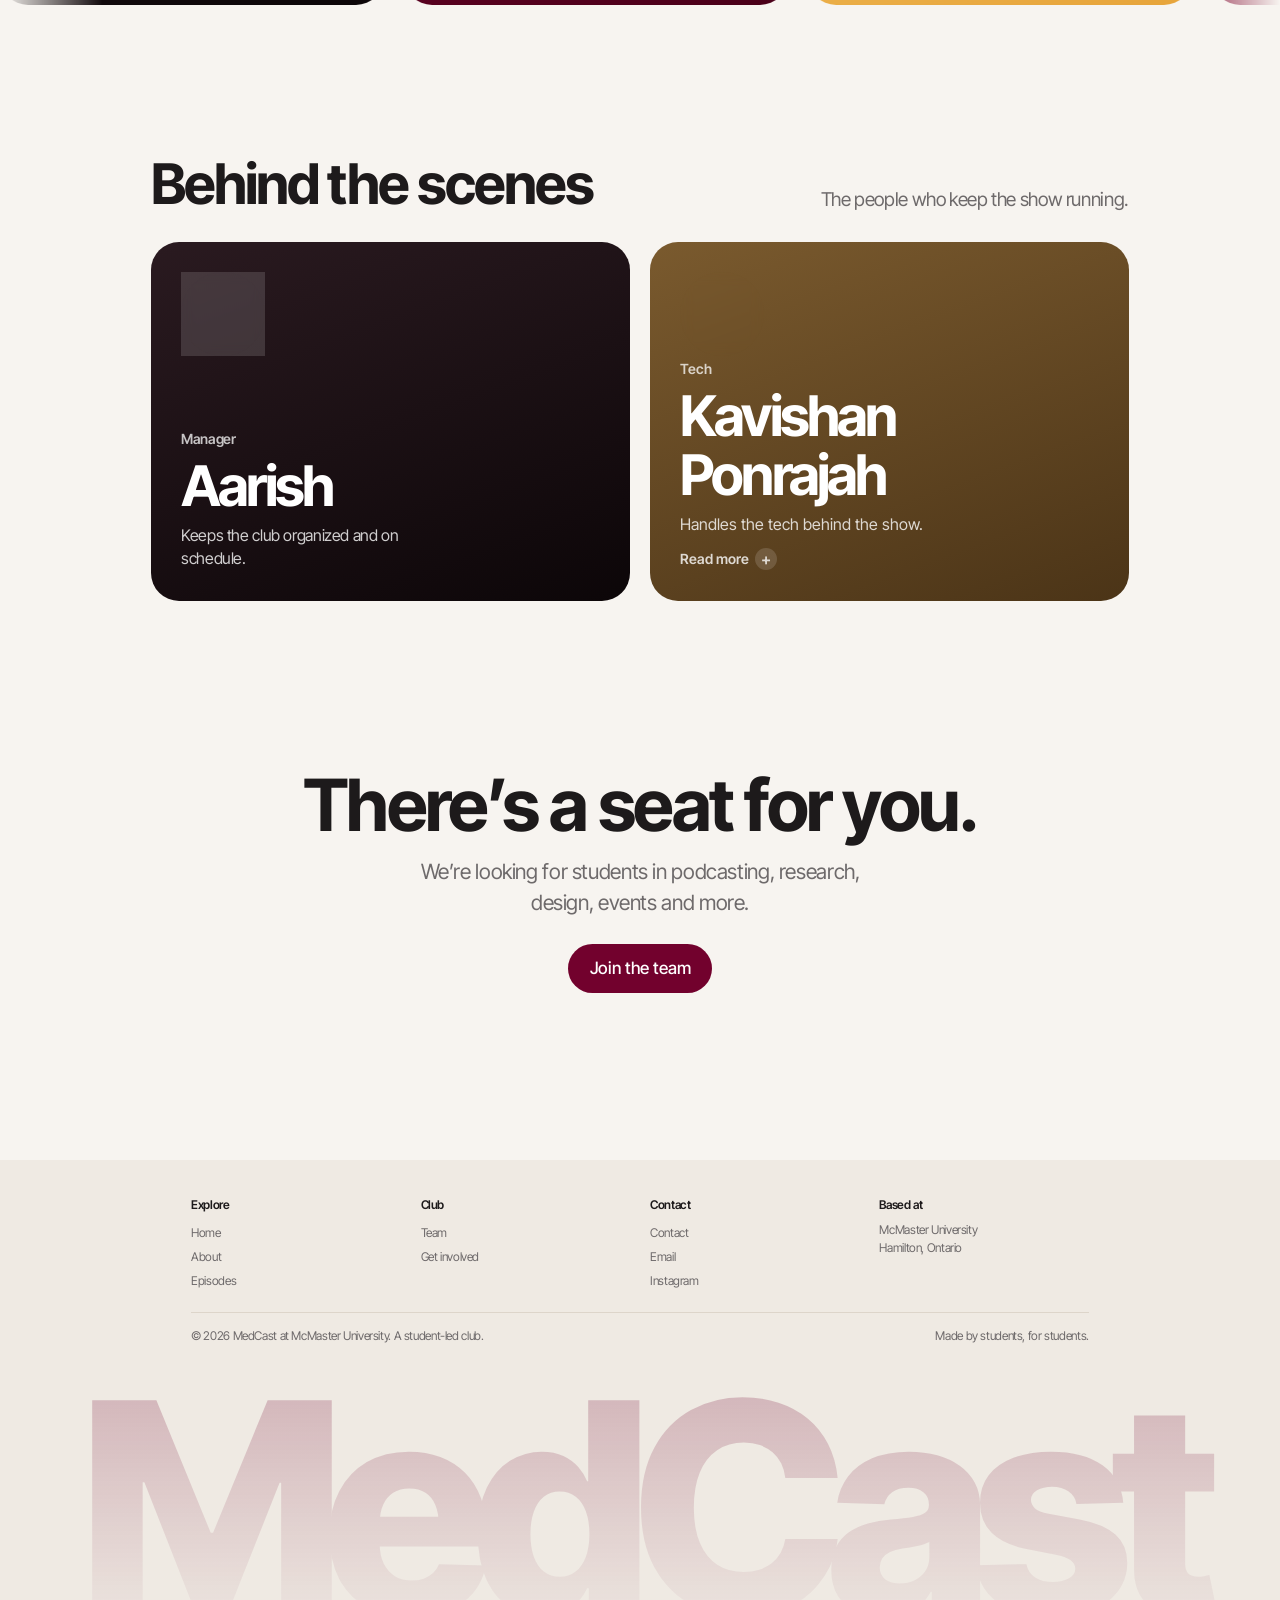
<file: team.html>
<!DOCTYPE html>
<html lang="en">
<head>
<meta charset="utf-8">
<meta name="viewport" content="width=device-width, initial-scale=1">
<title>Team · MedCast McMaster</title>
<meta name="description" content="The students who run MedCast at McMaster University.">
<meta name="theme-color" content="#f7f4f0">
<link rel="icon" href="assets/medcast-logo.webp">
<link rel="preconnect" href="https://fonts.googleapis.com">
<link rel="preconnect" href="https://fonts.gstatic.com" crossorigin>
<link href="https://fonts.googleapis.com/css2?family=Inter+Tight:wght@400;500;600;700;800&display=swap" rel="stylesheet">
<link rel="stylesheet" href="styles.css?v=202611242200">
</head>
<body>

<div class="progress" aria-hidden="true"></div>
<header class="nav">
  <div class="wrap">
    <a class="brand" href="index.html"><span class="logo" aria-hidden="true"></span>MedCast</a>
    <ul id="menu">
      <li><a href="about.html">About</a></li>
      <li><a href="episodes.html">Episodes</a></li>
      <li><a href="team.html" aria-current="page">Team</a></li>
      <li><a href="contact.html">Contact</a></li>
    </ul>
    <a class="btn sm" href="get-involved.html">Get involved</a>
    <button class="menu-btn" id="menuBtn" aria-label="Open menu" aria-expanded="false" aria-controls="menu"><svg width="22" height="22" viewBox="0 0 24 24" fill="none" stroke="currentColor" stroke-width="2" stroke-linecap="round"><path d="M4 9h16M4 15h16"/></svg></button>
  </div>
</header>

<main id="top">
  <section class="phero">
    <div class="wrap">
      <p class="eyebrow grad">Team</p>
      <h1>Meet the <span class="grad">team.</span></h1>
      <p class="sub">Six McMaster students making MedCast happen.</p>
    </div>
  </section>
  <section id="team">
    <div class="wrap">
      <article class="lead-card rise tilt">
        <span class="logo wm" aria-hidden="true"></span>
        <div class="lead-av"><span class="photo" role="img" aria-label="Lohit Gembali" style="background-image:url('assets/team/lohit.webp')"></span></div>
        <div class="lead-txt">
          <span class="role">President</span>
          <h2>Lohit Gembali</h2>
          <p>Founder of MedCast and a 2nd year Honours Life Sciences student at McMaster. Passionate about medicine, research, neuroscience and human health, he started MedCast with the help of the five other members of the team, to meet new people and hear their stories.</p>
          <div class="lead-actions">
            <button type="button" class="btn gold open-bio" data-person="lohit">Read more about Lohit</button>
            <a class="lead-ig" href="https://www.instagram.com/lohxxt_07/" target="_blank" rel="noopener"><svg width="18" height="18" viewBox="0 0 24 24" fill="none" stroke="currentColor" stroke-width="2"><rect x="3" y="3" width="18" height="18" rx="5"/><circle cx="12" cy="12" r="4"/><circle cx="17.5" cy="6.5" r="1" fill="currentColor" stroke="none"/></svg>@lohxxt_07</a>
          </div>
        </div>
      </article>

      <div class="group rise">
        <h2>Interviewers</h2>
        <p>The voices you'll hear asking the questions.</p>
      </div>
    </div>
    <div class="slider" aria-label="Interviewers">
      <div class="slide-track">
        <button type="button" class="pcard c-n tilt person-btn" data-person="lohit" aria-label="Read about Lohit Gembali"><span class="mono-av photo" aria-hidden="true" style="background-image:url('assets/team/lohit.webp')"></span><div><span class="role">Interviewer</span><h3>Lohit Gembali</h3><span class="more">Read more</span></div></button>
        <button type="button" class="pcard c-a tilt person-btn" data-person="jarissan" aria-label="Read about Jarissan Rajamohan"><span class="mono-av photo" aria-hidden="true" style="background-image:url('assets/team/jarissan.webp')"></span><div><span class="role">Interviewer</span><h3>Jarissan Rajamohan</h3><span class="more">Read more</span></div></button>
        <button type="button" class="pcard c-g tilt person-btn" data-person="senul" aria-label="Read about Senul Wijesinghe"><span class="mono-av photo" aria-hidden="true" style="background-image:url('assets/team/senul.webp')"></span><div><span class="role">Interviewer</span><h3>Senul Wijesinghe</h3><span class="more">Read more</span></div></button>
        <button type="button" class="pcard c-b tilt person-btn" data-person="sajith" aria-label="Read about Sajith"><span class="mono-av" aria-hidden="true">S</span><div><span class="role">Interviewer</span><h3>Sajith</h3><span class="more">Read more</span></div></button>
        <button type="button" class="pcard c-n tilt person-btn" data-person="lohit" aria-hidden="true" tabindex="-1"><span class="mono-av photo" aria-hidden="true" style="background-image:url('assets/team/lohit.webp')"></span><div><span class="role">Interviewer</span><h3>Lohit Gembali</h3><span class="more">Read more</span></div></button>
        <button type="button" class="pcard c-a tilt person-btn" data-person="jarissan" aria-hidden="true" tabindex="-1"><span class="mono-av photo" aria-hidden="true" style="background-image:url('assets/team/jarissan.webp')"></span><div><span class="role">Interviewer</span><h3>Jarissan Rajamohan</h3><span class="more">Read more</span></div></button>
        <button type="button" class="pcard c-g tilt person-btn" data-person="senul" aria-hidden="true" tabindex="-1"><span class="mono-av photo" aria-hidden="true" style="background-image:url('assets/team/senul.webp')"></span><div><span class="role">Interviewer</span><h3>Senul Wijesinghe</h3><span class="more">Read more</span></div></button>
        <button type="button" class="pcard c-b tilt person-btn" data-person="sajith" aria-hidden="true" tabindex="-1"><span class="mono-av" aria-hidden="true">S</span><div><span class="role">Interviewer</span><h3>Sajith</h3><span class="more">Read more</span></div></button>
      </div>
    </div>
    <div class="wrap">

      <div class="group rise">
        <h2>Behind the scenes</h2>
        <p>The people who keep the show running.</p>
      </div>
      <div class="pgrid two">
        <article class="pcard c-n rise tilt"><span class="mono-av" aria-hidden="true">A</span><div><span class="role">Manager</span><h3>Aarish</h3><p>Keeps the club organized and on schedule.</p></div></article>
        <button type="button" class="pcard c-d rise tilt person-btn" data-person="kavishan" aria-label="Read about Kavishan Ponrajah"><span class="mono-av photo" aria-hidden="true" style="background-image:url('assets/team/kavishan.webp')"></span><div><span class="role">Tech</span><h3>Kavishan Ponrajah</h3><p>Handles the tech behind the show.</p><span class="more">Read more</span></div></button>
      </div>
    </div>
  </section>
  <section class="wrap cta-band rise">
    <h2>There’s a seat for you.</h2>
    <p>We’re looking for students in podcasting, research, design, events and more.</p>
    <a class="btn" href="get-involved.html">Join the team</a>
  </section>
  <div class="spacer"></div>

  <!-- Interviewer bios: the pop-up reads from here. To add a bio, fill in that person's <p> and links. -->
  <div class="bios" hidden>
    <div data-bio="lohit" data-name="Lohit Gembali" data-role="President &amp; Interviewer" data-photo="assets/team/lohit.webp" data-instagram="lohxxt_07"><p>Hey! I’m Lohit, a 2nd year Honours Life Sciences student here at McMaster. I’m passionate about medicine, research, and learning new things, especially when it comes to neuroscience and human health. Outside of academics, I enjoy going to the gym, spending time with friends and family, and exploring new interests. I also love meeting new people and hearing their stories, which is one of the reasons I started MedCast!</p></div>
    <div data-bio="jarissan" data-name="Jarissan Rajamohan" data-role="Interviewer" data-photo="assets/team/jarissan.webp" data-instagram="jarissanrajamohan"><p>Hey! I’m Jarissan, a 2nd year Honours Life Sciences student here at McMaster. I love trying new foods, watching shows and movies, learning about psychology and neuroscience, and spending time with friends and family. Currently, I’m trying to get into cooking and photography.</p></div>
    <div data-bio="senul" data-name="Senul Wijesinghe" data-role="Interviewer" data-photo="assets/team/senul.webp" data-instagram="im.senul"><p>Hey, Senul here. I am a 2nd year Health Sciences student here at McMaster. I love playing video games and watching anime in my free time. I love learning about physics and falling down rabbit holes about the most random topics imaginable. I’m very passionate about medicine. I love animals and I have a bunny named Fluffy!</p></div>
    <div data-bio="kavishan" data-name="Kavishan Ponrajah" data-role="Tech" data-photo="assets/team/kavishan.webp" data-instagram="kavip__"><p>I’m a second-year Software Engineering student at McMaster University with a passion for coding, creativity, and problem-solving. Proficient in Python, Java, C, C++, HTML, and CSS, I enjoy turning ideas into reality through code. I even designed and developed this website myself! Always learning, building, and pushing the boundaries of what I can create.</p></div>
    <div data-bio="sajith" data-name="Sajith" data-role="Interviewer"><p>Bio coming soon.</p></div>
  </div>

  <dialog class="bio-pop" id="bioPop" aria-labelledby="bioName">
    <button type="button" class="bio-close" id="bioClose" aria-label="Close">×</button>
    <div class="bio-top">
      <span class="bio-av" id="bioAv"></span>
      <div><span class="bio-role" id="bioRole"></span><h2 id="bioName"></h2></div>
    </div>
    <div class="bio-text" id="bioText"></div>
    <a class="btn bio-ig" id="bioIg" href="#" target="_blank" rel="noopener" hidden><svg width="18" height="18" viewBox="0 0 24 24" fill="none" stroke="currentColor" stroke-width="2"><rect x="3" y="3" width="18" height="18" rx="5"/><circle cx="12" cy="12" r="4"/><circle cx="17.5" cy="6.5" r="1" fill="currentColor" stroke="none"/></svg><span id="bioIgText"></span></a>
  </dialog>
</main>

<footer>
  <div class="wrap">
    <div class="fcols">
      <div><h4>Explore</h4><a href="index.html">Home</a><a href="about.html">About</a><a href="episodes.html">Episodes</a></div>
      <div><h4>Club</h4><a href="team.html">Team</a><a href="get-involved.html">Get involved</a></div>
      <div><h4>Contact</h4><a href="contact.html">Contact</a><a href="mailto:medcast.mcmaster@gmail.com">Email</a><a href="https://www.instagram.com/medcastmcmaster/" target="_blank" rel="noopener">Instagram</a></div>
      <div><h4>Based at</h4><span>McMaster University<br>Hamilton, Ontario</span></div>
    </div>
    <div class="fbot"><span>© 2026 MedCast at McMaster University. A student-led club.</span><span>Made by students, for students.</span></div>
  </div>
  <div class="wordmark" aria-hidden="true">MedCast</div>
</footer>

<div class="cursor" aria-hidden="true"></div>
<div class="toast" id="toast" role="status" aria-live="polite"></div>
<script src="site.js?v=202611242200"></script>
</body>
</html>
</file>
<file: styles.css>
/* Layout idea: an Apple-style product page for a podcast. Centered hero, one dark cinematic act, a pinned story, a bento of tiles, a swipeable gallery. Logo maroon and gold on MedCast cream. */
:root{
  --cream:#f7f4f0;        /* page */
  --tile:#ffffff;         /* tiles */
  --ink:#1d1a1b;          /* text */
  --mute:#6e6a6b;         /* secondary text */
  --maroon:#72012d;       /* logo maroon */
  --gold:#f5c057;         /* logo gold */
  --night:#0c0608;        /* dark act, maroon-tinted black */
  --font:-apple-system, BlinkMacSystemFont, "SF Pro Display", "Inter Tight", "Segoe UI", "Helvetica Neue", Arial, sans-serif;
  --logo:url("assets/medcast-logo.webp");
  --max:1080px;
  --gut:max(22px, 4vw);
  color-scheme:light;
}
*{box-sizing:border-box;margin:0;padding:0}
html{background:var(--cream);scroll-behavior:smooth}
body{background:var(--cream);color:var(--ink);font-family:var(--font);font-size:17px;line-height:1.47;letter-spacing:-.022em;-webkit-font-smoothing:antialiased;overflow-x:hidden}
a{color:inherit;text-decoration:none}
h1,h2,h3{font-weight:700;letter-spacing:-.035em;line-height:1.05;text-wrap:balance}
:focus-visible{outline:2px solid var(--maroon);outline-offset:3px;border-radius:6px}
.wrap{max-width:var(--max);margin:0 auto;padding:0 var(--gut)}
.center{text-align:center}
.logo{display:block;background:var(--logo) center/contain no-repeat;border-radius:50%}
.eyebrow{font-size:clamp(19px,2vw,24px);font-weight:600;letter-spacing:-.01em}
.grad{background:linear-gradient(90deg,#c9861a,#b8323f 55%,var(--maroon));-webkit-background-clip:text;background-clip:text;color:transparent}
.link{color:#a0153e;font-weight:500;display:inline-flex;align-items:center;gap:4px}
.link:hover{text-decoration:underline}
.link::after{content:"›";font-size:1.2em;line-height:1}
.btn{display:inline-flex;align-items:center;justify-content:center;padding:12px 22px;border-radius:980px;background:var(--maroon);color:#fff;font-weight:500;font-size:17px;border:0;cursor:pointer;font-family:inherit;letter-spacing:-.01em;transition:background .2s, transform .2s}
.btn:hover{background:#8c0538}
.btn.sm{padding:7px 15px;font-size:13px}
.btn.gold{background:var(--gold);color:var(--ink)}
.btn.gold:hover{background:#f8cc72}
.btn.light{background:#fff;color:var(--ink)}

/* Nav */
.nav{position:sticky;top:0;z-index:50;background:rgba(247,244,240,.72);backdrop-filter:saturate(180%) blur(20px);-webkit-backdrop-filter:saturate(180%) blur(20px);border-bottom:1px solid rgba(0,0,0,.06)}
.nav .wrap{height:52px;display:flex;align-items:center;justify-content:space-between;gap:20px;max-width:1180px}
.brand{display:flex;align-items:center;gap:9px;font-weight:600;font-size:19px;letter-spacing:-.02em}
.brand .logo{width:30px;height:30px}
.nav ul{display:flex;gap:30px;list-style:none;font-size:13px;color:#3d3a3b}
.nav ul a:hover{color:var(--maroon)}
.menu-btn{display:none;background:none;border:0;padding:6px;cursor:pointer;color:var(--ink)}

/* Hero */
.hero{padding:clamp(56px,8vw,96px) 0 0;overflow:hidden}
.hero h1{font-size:clamp(52px,9vw,112px);letter-spacing:-.05em;margin:12px auto 0;max-width:12ch;line-height:1}
.hero .sub{font-size:clamp(20px,2.3vw,28px);font-weight:500;color:var(--mute);max-width:30ch;margin:20px auto 0;letter-spacing:-.02em;line-height:1.2}
.hero .ctas{display:flex;gap:28px;justify-content:center;align-items:center;margin-top:30px;flex-wrap:wrap}
.stage{position:relative;height:clamp(380px,52vw,620px);margin-top:20px;display:grid;place-items:center}
.halo{position:absolute;width:min(78vw,760px);aspect-ratio:1;border-radius:50%;background:radial-gradient(circle,rgba(245,192,87,.55),rgba(245,192,87,.18) 40%,transparent 68%);transform:scale(calc(.85 + var(--p,0) * .4))}
.hero-logo{position:relative;width:clamp(260px,38vw,440px);aspect-ratio:1;filter:drop-shadow(0 40px 60px rgba(114,1,45,.28));transform:translateY(calc(var(--p,0) * -60px)) scale(calc(1 + var(--p,0) * .18)) rotate(calc(var(--p,0) * -6deg));will-change:transform}
.chip{position:absolute;padding:10px 16px;border-radius:980px;background:rgba(255,255,255,.75);backdrop-filter:blur(12px);-webkit-backdrop-filter:blur(12px);box-shadow:0 10px 30px rgba(60,20,30,.12);font-size:15px;font-weight:600;white-space:nowrap;animation:bob 6s ease-in-out infinite}
.chip i{display:inline-block;width:8px;height:8px;border-radius:50%;margin-right:8px;vertical-align:1px}
.chip.c1{left:6%;top:24%}.chip.c2{right:5%;top:40%;animation-delay:-2s}.chip.c3{left:12%;bottom:14%;animation-delay:-4s}
@keyframes bob{50%{transform:translateY(-10px)}}

/* Dark act */
.night{background:var(--night);color:#f5f5f7;padding:clamp(110px,14vw,180px) 0 0;position:relative;overflow:hidden}
.say{font-size:clamp(32px,5.2vw,64px);font-weight:700;letter-spacing:-.04em;line-height:1.08;max-width:20ch;text-wrap:balance}
.say .w{color:#4a3f43;transition:color .4s}
.say .w.on{color:#f5f5f7}
.say .w.hot.on{color:var(--gold)}
.big-date{margin-top:clamp(100px,14vw,180px);text-align:center}
.big-date .eyebrow{color:#a1999c}
.big-date h2{font-size:clamp(64px,13vw,190px);letter-spacing:-.06em;line-height:.9;margin-top:10px;background:linear-gradient(90deg,var(--gold),#ff8a5c calc(var(--p,0)*100%),#3a2a30 calc(var(--p,0)*100% + 12%));-webkit-background-clip:text;background-clip:text;color:transparent}
.big-date p{color:#a1999c;font-size:clamp(17px,1.8vw,21px);max-width:44ch;margin:22px auto 0}
#wave{display:block;width:100%;height:clamp(180px,24vw,300px);margin-top:60px}
.wave-cap{display:flex;justify-content:space-between;padding:12px var(--gut) 40px;font-size:12px;color:#6a6064;letter-spacing:.02em}

/* Story */
.story-head{padding:clamp(110px,13vw,170px) 0 40px}
.story-head h2{font-size:clamp(44px,7vw,80px)}
.story-head p{font-size:clamp(19px,2vw,24px);color:var(--mute);max-width:36ch;margin:18px auto 0;font-weight:500;line-height:1.25}
.story{display:grid;grid-template-columns:1fr 1fr;gap:clamp(30px,5vw,80px);align-items:start}
.steps{display:flex;flex-direction:column}
.step{min-height:78vh;display:flex;flex-direction:column;justify-content:center;gap:14px;opacity:.35;transition:opacity .5s}
.step.active{opacity:1}
.step .n{font-size:15px;font-weight:600;color:var(--maroon)}
.step h3{font-size:clamp(34px,4.4vw,52px)}
.step p{font-size:clamp(18px,1.6vw,21px);color:var(--mute);max-width:30ch;line-height:1.35}
.viz{position:sticky;top:calc(50vh - min(42vw,480px)/2 + 20px);height:min(42vw,480px);border-radius:32px;background:var(--night);overflow:hidden;display:grid;place-items:center}
.viz .glow{position:absolute;inset:-20%;background:radial-gradient(circle at 50% 55%,var(--g,rgba(245,192,87,.55)),transparent 55%);transition:background .8s}
.viz .num{position:absolute;font-size:min(30vw,340px);font-weight:800;letter-spacing:-.08em;color:rgba(255,255,255,.06);line-height:1;transition:opacity .5s}
.viz .logo{position:relative;width:52%;aspect-ratio:1;transition:transform .8s cubic-bezier(.2,.8,.2,1);transform:var(--t,none);filter:drop-shadow(0 30px 40px rgba(0,0,0,.4))}
.viz .tags{position:absolute;bottom:22px;left:0;right:0;display:flex;justify-content:center;gap:8px;flex-wrap:wrap;padding:0 16px}
.viz .tags span{font-size:12px;font-weight:600;padding:6px 12px;border-radius:980px;color:#8f868a;background:rgba(255,255,255,.06);transition:.4s}
.viz .tags span.on{color:var(--night);background:var(--gold)}

/* Bento */
.sec{padding:clamp(110px,13vw,170px) 0 0}
.sec-title{font-size:clamp(40px,6vw,72px);margin-bottom:clamp(36px,5vw,56px)}
.bento{display:grid;grid-template-columns:repeat(6,1fr);gap:20px}
.t{background:var(--tile);border-radius:28px;padding:clamp(26px,3vw,40px);overflow:hidden;position:relative;display:flex;flex-direction:column;min-height:300px}
.t.s4{grid-column:span 4}.t.s2{grid-column:span 2}.t.s3{grid-column:span 3}
.t .k{font-size:15px;font-weight:600;color:var(--mute)}
.t .stat{font-size:clamp(64px,8vw,104px);font-weight:800;letter-spacing:-.06em;line-height:1;margin-top:auto}
.t .cap{font-size:19px;font-weight:600;margin-top:8px;line-height:1.2}
.t.ep{background:var(--maroon);color:#fff;min-height:440px}
.t.ep .rings{position:absolute;right:-8%;top:50%;width:62%;aspect-ratio:1;transform:translateY(-50%);display:grid;place-items:center}
.t.ep .rings span{position:absolute;border:1.5px solid rgba(245,192,87,.5);border-radius:50%;animation:ring 5s linear infinite}
.t.ep .rings span:nth-child(2){animation-delay:1.25s}.t.ep .rings span:nth-child(3){animation-delay:2.5s}.t.ep .rings span:nth-child(4){animation-delay:3.75s}
@keyframes ring{from{width:20%;height:20%;opacity:1}to{width:150%;height:150%;opacity:0}}
.t.ep .rings .logo{width:58%;aspect-ratio:1;position:relative;filter:drop-shadow(0 20px 40px rgba(0,0,0,.35))}
.t.ep .body{position:relative;max-width:52%;display:flex;flex-direction:column;gap:14px;height:100%}
.t.ep .live{font-size:13px;font-weight:600;color:var(--gold);display:flex;align-items:center;gap:8px}
.t.ep .live i{width:8px;height:8px;border-radius:50%;background:var(--gold);animation:pulse 1.6s infinite}
@keyframes pulse{0%{box-shadow:0 0 0 0 rgba(245,192,87,.7)}70%{box-shadow:0 0 0 10px rgba(245,192,87,0)}100%{box-shadow:none}}
.t.ep h3{font-size:clamp(32px,3.6vw,46px)}
.t.ep p{color:rgba(255,255,255,.75)}
.player{margin-top:auto;display:flex;align-items:center;gap:12px;padding:10px 14px 10px 10px;border-radius:980px;background:rgba(0,0,0,.22)}
.player b{width:36px;height:36px;flex:none;border-radius:50%;background:rgba(255,255,255,.14);display:grid;place-items:center}
.bars{flex:1;display:flex;gap:3px;align-items:center;height:26px}
.bars i{flex:1;border-radius:2px;background:rgba(255,255,255,.3)}
.player small{font-size:12px;opacity:.7;font-variant-numeric:tabular-nums}
.t.gold{background:var(--gold)}
.t.gold .k{color:rgba(29,26,27,.6)}
.t.dark{background:var(--night);color:#fff}
.t.dark .k{color:#8f868a}
.t.dark .cap{font-size:clamp(24px,2.4vw,30px)}
.t.dark .link{color:var(--gold);margin-top:10px}
.cal{display:grid;grid-template-columns:repeat(7,1fr);gap:4px;margin-top:18px;font-size:11px;color:var(--mute);text-align:center;font-variant-numeric:tabular-nums}
.cal span{padding:4px 0;border-radius:6px}
.cal .hd{font-weight:600;color:var(--ink)}
.cal .now{background:var(--maroon);color:#fff;font-weight:600}

/* About */
.about{padding:clamp(120px,14vw,190px) 0 0}
.about p.lead{font-size:clamp(28px,4vw,48px);font-weight:700;letter-spacing:-.035em;line-height:1.12;max-width:24ch;margin:16px auto 0;text-wrap:balance}
.about p.body{font-size:clamp(18px,1.6vw,21px);color:var(--mute);max-width:52ch;margin:26px auto 0}
.vals{display:flex;justify-content:center;flex-wrap:wrap;gap:10px;margin-top:36px}
.vals span{padding:10px 18px;border-radius:980px;background:var(--tile);font-weight:600;font-size:15px}

/* Team gallery */
.gal-head{display:flex;justify-content:space-between;align-items:end;gap:20px;flex-wrap:wrap;margin-bottom:36px}
.gal-head .sec-title{margin:0}
.gal-head p{color:var(--mute);max-width:34ch}
.gallery{display:flex;gap:20px;overflow-x:auto;scroll-snap-type:x mandatory;padding:4px max(var(--gut),calc((100vw - var(--max))/2 + var(--gut))) 30px;scrollbar-width:none}
.gallery::-webkit-scrollbar{display:none}
.card{flex:0 0 clamp(250px,26vw,310px);height:clamp(380px,38vw,460px);border-radius:28px;scroll-snap-align:center;padding:30px 26px;display:flex;flex-direction:column;justify-content:space-between;position:relative;overflow:hidden;color:#fff;transition:transform .4s cubic-bezier(.2,.8,.2,1)}
.card:hover{transform:scale(1.02)}
.card .role{font-size:13px;font-weight:600;opacity:.75}
.card h3{font-size:30px;line-height:1.05}
.card p{font-size:15px;opacity:.8;margin-top:8px}
.card .face{width:96px;height:96px;border-radius:50%;background:rgba(255,255,255,.14);display:grid;place-items:center;margin:auto 0}
.card .face svg{width:44px;height:44px;opacity:.7}
.card.c-a{background:linear-gradient(160deg,#8c0538,#4a0019)}
.card.c-b{background:linear-gradient(160deg,#b8323f,#72012d)}
.card.c-g{background:linear-gradient(160deg,#f8cf74,#e7a43a);color:var(--ink)}
.card.c-n{background:linear-gradient(160deg,#2a1a20,#0c0608)}
.card.c-d{background:linear-gradient(160deg,#7a5a2e,#4b3417)}
.gal-ctrl{display:flex;justify-content:flex-end;gap:12px}
.gal-ctrl button{width:44px;height:44px;border-radius:50%;border:0;background:#e8e2da;color:var(--ink);font-size:20px;cursor:pointer;transition:background .2s}
.gal-ctrl button:hover{background:#ddd5ca}

/* Join */
.join{display:grid;grid-template-columns:1fr 1fr;gap:20px}
.j{border-radius:32px;padding:clamp(34px,4vw,56px) clamp(26px,3.4vw,48px);text-align:center;display:flex;flex-direction:column;align-items:center;gap:16px;min-height:520px}
.j.a{background:var(--tile)}
.j.b{background:var(--night);color:#fff}
.j .k{font-size:15px;font-weight:600;color:var(--maroon)}
.j.b .k{color:var(--gold)}
.j h3{font-size:clamp(40px,4.8vw,60px)}
.j p{font-size:18px;color:var(--mute);max-width:36ch}
.j.b p{color:#a1999c}
.roles{display:flex;flex-wrap:wrap;justify-content:center;gap:6px;max-width:400px}
.roles span{font-size:13px;padding:5px 11px;border-radius:980px;background:var(--cream);font-weight:500}
.subj{margin-top:auto;width:100%;max-width:400px;display:flex;flex-direction:column;gap:12px;align-items:center}
.subj small{font-size:13px;color:var(--mute)}
.j.b .subj small{color:#8f868a}
.subj code{width:100%;display:flex;justify-content:space-between;align-items:center;gap:10px;padding:10px 10px 10px 18px;border-radius:14px;background:var(--cream);font-family:inherit;font-size:16px;font-weight:600}
.j.b .subj code{background:rgba(255,255,255,.08)}
.copy{font:inherit;font-size:13px;font-weight:600;border:0;border-radius:980px;padding:6px 14px;cursor:pointer;background:var(--ink);color:#fff}
.j.b .copy{background:#fff;color:var(--ink)}
.subj .addr{font-size:14px;color:var(--mute)}
.j.b .subj .addr{color:#8f868a}

/* Close */
.close{padding:clamp(130px,15vw,200px) 0 clamp(110px,12vw,160px)}
.close .logo{width:120px;height:120px;margin:0 auto 26px}
.close h2{font-size:clamp(56px,10vw,128px);letter-spacing:-.055em;line-height:.95}
.close .row{display:flex;justify-content:center;gap:30px;flex-wrap:wrap;margin-top:34px;font-size:clamp(17px,1.6vw,21px)}

footer{background:#efeae3;color:#6e6a6b;font-size:12px;padding:20px 0 30px}
footer .wrap{max-width:1000px}
.fcols{display:grid;grid-template-columns:repeat(4,1fr);gap:20px;padding:16px 0 20px;border-bottom:1px solid #ddd5ca}
.fcols h4{color:var(--ink);font-weight:600;font-size:12px;margin-bottom:8px}
.fcols a{display:block;padding:3px 0}
.fcols a:hover{text-decoration:underline}
.fbot{display:flex;justify-content:space-between;gap:16px;flex-wrap:wrap;padding-top:14px}

.toast{position:fixed;left:50%;bottom:26px;transform:translate(-50%,16px);background:var(--ink);color:#fff;padding:10px 18px;border-radius:980px;font-size:14px;font-weight:500;opacity:0;pointer-events:none;transition:.3s;z-index:70}
.toast.show{opacity:1;transform:translate(-50%,0)}

/* Lift-in: content is visible at rest, it only rises into place */
.rise{transform:translateY(40px);transition:transform 1.1s cubic-bezier(.2,.8,.2,1)}
.rise.in{transform:none}

@media (max-width:900px){
  .story{grid-template-columns:1fr}
  .viz{position:relative;top:auto;height:340px;order:-1}
  .step{min-height:auto;padding:40px 0;opacity:1}
  .bento{grid-template-columns:1fr 1fr}
  .t.s4,.t.s3{grid-column:span 2}.t.s2{grid-column:span 1}
  .t.ep .body{max-width:100%}
  .t.ep .rings{position:relative;right:auto;top:auto;transform:none;width:70%;margin:0 auto 10px;order:-1}
  .t.ep{display:flex;flex-direction:column}
  .join{grid-template-columns:1fr}
  .fcols{grid-template-columns:1fr 1fr}
}
@media (max-width:740px){
  .nav ul{display:none;position:absolute;top:52px;left:0;right:0;flex-direction:column;gap:0;background:rgba(247,244,240,.98);padding:8px var(--gut) 18px;font-size:22px;font-weight:600}
  .nav ul.open{display:flex}
  .nav ul a{display:block;padding:10px 0}
  .nav .btn{display:none}
  .menu-btn{display:block}
  .chip{font-size:13px;padding:8px 12px}
  .chip.c1{left:2%;top:10%}.chip.c2{right:2%;top:46%}.chip.c3{left:4%;bottom:6%}
}
@media (max-width:480px){
  .bento{grid-template-columns:1fr}
  .t.s2,.t.s4,.t.s3{grid-column:span 1}
}
@media (prefers-reduced-motion:reduce){
  html{scroll-behavior:auto}
  *,*::before,*::after{animation:none!important;transition:none!important}
  .rise{transform:none}
}

/* Page heroes and link tiles (multi-page) */
.nav ul a[aria-current="page"]{color:var(--maroon);font-weight:600}
.phero{padding:clamp(70px,10vw,120px) 0 clamp(20px,4vw,40px);text-align:center}
.phero h1{font-size:clamp(52px,9vw,104px);letter-spacing:-.05em;line-height:1;margin-top:10px}
.phero .sub{font-size:clamp(20px,2.3vw,28px);font-weight:500;color:var(--mute);max-width:32ch;margin:18px auto 0;letter-spacing:-.02em;line-height:1.2}
.phero .logo{width:96px;height:96px;margin:0 auto 18px}
.tiles{display:grid;grid-template-columns:repeat(2,1fr);gap:20px}
.lt{position:relative;border-radius:28px;padding:clamp(28px,3.4vw,44px);min-height:clamp(300px,30vw,380px);display:flex;flex-direction:column;gap:10px;overflow:hidden;background:var(--tile);transition:transform .5s cubic-bezier(.2,.8,.2,1),box-shadow .5s}
.lt:hover{transform:translateY(-6px);box-shadow:0 30px 60px -30px rgba(114,1,45,.35)}
.lt .k{font-size:15px;font-weight:600;color:var(--maroon)}
.lt h3{font-size:clamp(32px,3.6vw,44px)}
.lt p{color:var(--mute);max-width:30ch;font-size:18px}
.lt .go{margin-top:auto;font-weight:500;color:#a0153e}
.lt .go::after{content:" ›"}
.lt .art{position:absolute;right:-30px;bottom:-30px;font-size:200px;font-weight:800;letter-spacing:-.08em;line-height:.8;color:rgba(114,1,45,.06)}
.lt.dk{background:var(--night);color:#fff}.lt.dk .k,.lt.dk .go{color:var(--gold)}.lt.dk p{color:#a1999c}.lt.dk .art{color:rgba(245,192,87,.08)}
.lt.mr{background:var(--maroon);color:#fff}.lt.mr .k,.lt.mr .go{color:var(--gold)}.lt.mr p{color:rgba(255,255,255,.75)}.lt.mr .art{color:rgba(255,255,255,.07)}
.lt.gd{background:var(--gold)}.lt.gd .k,.lt.gd .go{color:var(--maroon)}.lt.gd p{color:rgba(29,26,27,.7)}
.ccards{display:grid;grid-template-columns:repeat(3,1fr);gap:20px;margin-top:clamp(50px,7vw,80px);text-align:left}
.cc{background:var(--tile);border-radius:28px;padding:32px;display:flex;flex-direction:column;gap:10px;min-height:220px}
.cc .k{font-size:15px;font-weight:600;color:var(--mute)}
.cc b{font-size:clamp(20px,1.9vw,24px);letter-spacing:-.02em;margin-top:auto;word-break:break-word}
.cc.mr{background:var(--maroon);color:#fff}.cc.mr .k{color:var(--gold)}.cc.mr .link{color:var(--gold)}
.cta-band{margin-top:clamp(110px,13vw,170px);text-align:center}
.cta-band h2{font-size:clamp(40px,6vw,72px)}
.cta-band p{color:var(--mute);font-size:clamp(18px,1.8vw,21px);margin:14px auto 26px;max-width:40ch}
.spacer{height:clamp(110px,13vw,170px)}
@media (max-width:900px){.tiles,.ccards{grid-template-columns:1fr}}

/* ---- Polish pass ---- */
@view-transition{navigation:auto}
::view-transition-old(root){animation:vt-out .35s ease both}
::view-transition-new(root){animation:vt-in .45s cubic-bezier(.2,.8,.2,1) both}
@keyframes vt-out{to{opacity:0;transform:scale(.985)}}
@keyframes vt-in{from{opacity:0;transform:translateY(14px)}}
::selection{background:var(--gold);color:var(--ink)}

.progress{position:fixed;top:0;left:0;right:0;height:3px;z-index:60;background:linear-gradient(90deg,var(--gold),#ff8a5c,var(--maroon));transform-origin:0 50%;transform:scaleX(var(--sp,0))}

.nav ul a{position:relative;padding:4px 0}
.nav ul a::after{content:"";position:absolute;left:0;right:0;bottom:-2px;height:1.5px;background:var(--maroon);transform:scaleX(0);transition:transform .3s;transform-origin:left}
.nav ul a:hover::after,.nav ul a[aria-current="page"]::after{transform:scaleX(1)}

/* Hero intro: lines slide up on load */
.intro .ln{display:inline-block;overflow:hidden;vertical-align:bottom;padding-bottom:.08em}
.intro .ln>span{display:inline-block;animation:lineup 1.1s cubic-bezier(.2,.8,.2,1) both}
.intro .ln:nth-child(2)>span{animation-delay:.12s}
@keyframes lineup{from{transform:translateY(105%)}}
.hero .eyebrow,.hero .sub,.hero .ctas,.phero .eyebrow,.phero h1,.phero .sub,.phero .logo{animation:fadeup 1s cubic-bezier(.2,.8,.2,1) both}
.hero .sub,.phero h1{animation-delay:.15s}.hero .ctas,.phero .sub{animation-delay:.28s}
@keyframes fadeup{from{transform:translateY(18px)}}
.hero-logo{animation:pop 1.3s cubic-bezier(.2,.9,.25,1.15) .2s both}
@keyframes pop{from{scale:.82}}

/* Buttons: soft shine */
.btn{position:relative;overflow:hidden}
.btn::after{content:"";position:absolute;inset:0;background:linear-gradient(110deg,transparent 30%,rgba(255,255,255,.35) 50%,transparent 70%);transform:translateX(-120%);transition:transform .7s}
.btn:hover::after{transform:translateX(120%)}

/* Home: team faces */
.faces{display:flex;margin-top:10px}
.faces span{width:46px;height:46px;border-radius:50%;display:grid;place-items:center;font-weight:700;font-size:15px;background:var(--maroon);color:#fff;border:3px solid var(--gold);margin-left:-10px;transition:transform .3s}
.faces span:first-child{margin-left:0}
.faces span:nth-child(2n){background:var(--night)}
.lt:hover .faces span{transform:translateY(-4px)}
.lt:hover .faces span:nth-child(2){transition-delay:.04s}.lt:hover .faces span:nth-child(3){transition-delay:.08s}.lt:hover .faces span:nth-child(4){transition-delay:.12s}.lt:hover .faces span:nth-child(5){transition-delay:.16s}.lt:hover .faces span:nth-child(6){transition-delay:.2s}

/* Team page */
.tilt{transform-style:preserve-3d;will-change:transform}
.lead-card{position:relative;overflow:hidden;border-radius:36px;background:radial-gradient(80% 120% at 85% 20%,rgba(245,192,87,.35),transparent 60%),linear-gradient(150deg,#8c0538,#3e0018);color:#fff;display:grid;grid-template-columns:auto 1fr;align-items:center;gap:clamp(28px,5vw,64px);padding:clamp(34px,6vw,80px);margin-top:20px}
.lead-card .wm{position:absolute;right:-6%;bottom:-30%;width:min(46vw,520px);aspect-ratio:1;opacity:.12;filter:grayscale(.2)}
.lead-av{width:clamp(150px,20vw,230px);aspect-ratio:1;border-radius:50%;padding:6px;background:conic-gradient(var(--gold),#ff8a5c,var(--gold));position:relative;z-index:1;animation:spin 12s linear infinite}
.lead-av span{width:100%;height:100%;border-radius:50%;background:#2a0010;display:grid;place-items:center;font-size:clamp(52px,7vw,84px);font-weight:800;letter-spacing:-.04em;color:var(--gold);animation:spin 12s linear infinite reverse}
@keyframes spin{to{rotate:360deg}}
.lead-txt{position:relative;z-index:1}
.lead-txt .role{display:inline-block;font-size:14px;font-weight:600;padding:6px 14px;border-radius:980px;background:var(--gold);color:var(--ink)}
.lead-txt h2{font-size:clamp(48px,8vw,104px);letter-spacing:-.055em;line-height:.95;margin-top:16px}
.lead-txt p{font-size:clamp(18px,1.8vw,22px);color:rgba(255,255,255,.78);margin-top:16px;max-width:34ch}
.group{margin:clamp(80px,10vw,120px) 0 28px;display:flex;justify-content:space-between;align-items:end;gap:20px;flex-wrap:wrap}
.group h2{font-size:clamp(36px,5vw,56px)}
.group p{color:var(--mute);font-size:19px}
.pgrid{display:grid;gap:20px}
.pgrid.three{grid-template-columns:repeat(3,1fr)}
.pgrid.two{grid-template-columns:repeat(2,1fr)}
.pcard{border-radius:28px;padding:30px;min-height:clamp(320px,30vw,400px);display:flex;flex-direction:column;justify-content:space-between;color:#fff;position:relative;overflow:hidden;transition:box-shadow .4s}
.pcard:hover{box-shadow:0 40px 70px -35px rgba(60,0,20,.55)}
.pcard::before{content:"";position:absolute;inset:0;background:radial-gradient(400px circle at var(--mx,50%) var(--my,0%),rgba(255,255,255,.18),transparent 45%);opacity:0;transition:opacity .3s;pointer-events:none}
.pcard:hover::before{opacity:1}
.pcard .role{font-size:14px;font-weight:600;opacity:.75}
.pcard h3{font-size:clamp(40px,4.4vw,56px);letter-spacing:-.05em;margin-top:6px}
.pcard p{opacity:.8;margin-top:8px;font-size:16px;max-width:30ch}
.pgrid.two .pcard{min-height:300px}
.mono-av{width:84px;height:84px;border-radius:50%;display:grid;place-items:center;font-size:36px;font-weight:800;background:rgba(255,255,255,.14);border:2px solid rgba(255,255,255,.35);backdrop-filter:blur(6px)}
.pcard.c-g .mono-av{background:rgba(114,1,45,.1);border-color:rgba(114,1,45,.3);color:var(--maroon)}
.pcard.c-a{background:linear-gradient(160deg,#8c0538,#4a0019)}
.pcard.c-b{background:linear-gradient(160deg,#c43c4b,#72012d)}
.pcard.c-g{background:linear-gradient(160deg,#f8cf74,#e7a43a);color:var(--ink)}
.pcard.c-n{background:linear-gradient(160deg,#2a1a20,#0c0608)}
.pcard.c-d{background:linear-gradient(160deg,#7a5a2e,#4b3417)}
@media (max-width:900px){
  .lead-card{grid-template-columns:1fr;text-align:center;justify-items:center}
  .lead-txt p{margin-left:auto;margin-right:auto}
  .pgrid.three,.pgrid.two{grid-template-columns:1fr}
}
@media (prefers-reduced-motion:reduce){.progress{display:none}}

/* ---- Upgrade pass ---- */
/* Intro on first visit */
.loader{position:fixed;inset:0;z-index:100;background:var(--night);display:grid;place-content:center;justify-items:center;gap:26px;animation:loaderOut .7s cubic-bezier(.7,0,.2,1) 1.7s forwards}
.loader .logo{width:110px;height:110px;animation:loaderLogo 1s cubic-bezier(.2,.9,.25,1.2) both}
.loader svg{width:260px;height:52px}
.loader path{stroke-dasharray:420;stroke-dashoffset:420;animation:draw 1.2s cubic-bezier(.6,0,.2,1) .25s forwards}
@keyframes draw{to{stroke-dashoffset:0}}
@keyframes loaderLogo{from{scale:.6;opacity:0}}
@keyframes loaderOut{to{clip-path:inset(0 0 100% 0);visibility:hidden}}
.seen .loader{display:none}

/* Custom cursor ring (mouse only) */
.cursor{position:fixed;left:0;top:0;width:34px;height:34px;margin:-17px 0 0 -17px;border-radius:50%;border:1.5px solid var(--maroon);pointer-events:none;z-index:90;opacity:0;transition:width .25s,height .25s,margin .25s,background .25s,border-color .25s,opacity .3s}
.cursor.on{opacity:1}
.cursor.big{width:64px;height:64px;margin:-32px 0 0 -32px;background:rgba(245,192,87,.25);border-color:transparent}
@media (hover:none),(pointer:coarse){.cursor{display:none}}

/* Hero follows the mouse */
.hero-logo{translate:calc(var(--mx,0) * 26px) calc(var(--my,0) * 20px);transition:translate .4s cubic-bezier(.2,.8,.2,1)}
.chip{translate:calc(var(--mx,0) * -22px) calc(var(--my,0) * -16px);transition:translate .5s cubic-bezier(.2,.8,.2,1)}
.halo{translate:calc(var(--mx,0) * 10px) calc(var(--my,0) * 10px)}

/* Topic banner */
.marquee{overflow:hidden;background:var(--gold);padding:22px 0;border-block:1px solid rgba(114,1,45,.15)}
.marquee .track{display:flex;align-items:center;gap:34px;width:max-content;animation:marq 38s linear infinite}
.marquee span{font-size:clamp(28px,4vw,52px);font-weight:800;letter-spacing:-.04em;white-space:nowrap;color:var(--maroon)}
.marquee span:nth-of-type(2n){color:transparent;-webkit-text-stroke:1.5px var(--maroon)}
.marquee i{font-style:normal;font-size:clamp(18px,2vw,26px);color:var(--maroon)}
.marquee:hover .track{animation-play-state:paused}
@keyframes marq{to{transform:translateX(-50%)}}

/* Giant footer wordmark */
footer{overflow:hidden;padding-bottom:0}
.wordmark{font-size:clamp(90px,23vw,330px);font-weight:800;letter-spacing:-.07em;line-height:.78;text-align:center;margin-top:30px;background:linear-gradient(180deg,rgba(114,1,45,.22),rgba(114,1,45,.02));-webkit-background-clip:text;background-clip:text;color:transparent;user-select:none;translate:0 8%}

/* About: values as a bold list */
.vals{gap:12px}
.vals span{padding:14px 24px;font-size:clamp(16px,1.6vw,19px);border:1.5px solid transparent;transition:background .3s,color .3s,transform .3s}
.vals span:hover{background:var(--maroon);color:#fff;transform:translateY(-3px)}

/* FAQ */
.faq{max-width:860px}
.qas{border-top:1px solid #e0d8cd}
.qa{border-bottom:1px solid #e0d8cd}
.qa summary{list-style:none;cursor:pointer;display:flex;justify-content:space-between;align-items:center;gap:20px;padding:26px 0;font-size:clamp(20px,2.2vw,26px);font-weight:600;letter-spacing:-.03em}
.qa summary::-webkit-details-marker{display:none}
.qa summary:hover{color:var(--maroon)}
.pm{position:relative;width:34px;height:34px;flex:none;border-radius:50%;background:var(--tile);transition:background .3s,rotate .4s}
.pm::before,.pm::after{content:"";position:absolute;left:50%;top:50%;width:12px;height:2px;margin:-1px 0 0 -6px;background:currentColor;border-radius:2px}
.pm::after{rotate:90deg;transition:rotate .3s}
.qa[open] .pm{background:var(--maroon);color:#fff;rotate:180deg}
.qa[open] .pm::after{rotate:0deg}
.qa p{padding:0 50px 28px 0;color:var(--mute);font-size:18px;max-width:60ch}
.qa p b{color:var(--ink);font-weight:600}
.qa[open] p{animation:fadeup .5s cubic-bezier(.2,.8,.2,1)}

/* Full-screen mobile menu */
@media (max-width:740px){
  .nav ul{position:fixed;top:52px;left:0;right:0;bottom:0;height:calc(100dvh - 52px);display:flex;visibility:hidden;opacity:0;padding:30px var(--gut);gap:4px;background:var(--cream);transition:opacity .3s,visibility .3s}
  .nav ul.open{visibility:visible;opacity:1}
  .nav ul a{font-size:40px;font-weight:700;letter-spacing:-.04em;padding:6px 0}
  .nav ul li{transform:translateY(16px);transition:transform .5s cubic-bezier(.2,.8,.2,1)}
  .nav ul.open li{transform:none}
  .nav ul.open li:nth-child(2){transition-delay:.04s}.nav ul.open li:nth-child(3){transition-delay:.08s}.nav ul.open li:nth-child(4){transition-delay:.12s}
  .nav ul a::after{display:none}
  .qa p{padding-right:0}
}
@media (prefers-reduced-motion:reduce){.loader{display:none}.marquee .track{animation:none}}

/* Four interviewers */
.pgrid.four{grid-template-columns:repeat(4,1fr)}
.pgrid.four .pcard h3{font-size:clamp(30px,2.8vw,40px);line-height:1}
.pgrid.four .mono-av{font-size:30px}
@media (max-width:1000px){.pgrid.four{grid-template-columns:repeat(2,1fr)}}
@media (max-width:520px){.pgrid.four{grid-template-columns:1fr}}

/* Interviewers: auto-scrolling row */
.slider{overflow:hidden;padding:10px 0 30px;-webkit-mask-image:linear-gradient(90deg,transparent,#000 8%,#000 92%,transparent);mask-image:linear-gradient(90deg,transparent,#000 8%,#000 92%,transparent)}
.slide-track{display:flex;gap:20px;width:max-content;animation:slide-right 32s linear infinite}
.slide-track .pcard{flex:0 0 clamp(250px,24vw,310px);min-height:clamp(320px,30vw,380px)}
.slide-track .pcard h3{font-size:clamp(32px,3vw,42px);line-height:1}
.slider:hover .slide-track{animation-play-state:paused}
@keyframes slide-right{from{transform:translateX(calc(-50% - 10px))}to{transform:translateX(0)}}
@media (prefers-reduced-motion:reduce){
  .slider{overflow-x:auto;-webkit-mask-image:none;mask-image:none}
  .slide-track{animation:none}
  .slide-track [aria-hidden="true"]{display:none}
}

/* Episode video */
.feature{grid-column:1/-1;background:var(--night);color:#fff;border-radius:32px;padding:clamp(22px,3.4vw,44px);display:flex;flex-direction:column;gap:clamp(18px,2.4vw,28px);position:relative;overflow:hidden}
.feature::before{content:"";position:absolute;inset:-40% -20% auto auto;width:70%;aspect-ratio:1;background:radial-gradient(circle,rgba(245,192,87,.22),transparent 60%);pointer-events:none}
.feature-head{position:relative;display:flex;flex-direction:column;gap:10px}
.feature .live{font-size:13px;font-weight:600;color:var(--gold);display:flex;align-items:center;gap:8px}
.feature .live i{width:8px;height:8px;border-radius:50%;background:var(--gold);animation:pulse 1.6s infinite}
.feature h2{font-size:clamp(40px,5vw,64px)}
.feature-head p{color:#a1999c;font-size:clamp(17px,1.6vw,20px)}
.player-frame{position:relative;aspect-ratio:16/9;border-radius:20px;overflow:hidden;background:#000;box-shadow:0 40px 80px -30px rgba(0,0,0,.7),0 0 0 1px rgba(245,192,87,.25)}
.player-frame iframe{position:absolute;inset:0;width:100%;height:100%;border:0}
.feature-foot{position:relative;display:flex;justify-content:space-between;align-items:center;gap:16px;flex-wrap:wrap;color:#8f868a;font-size:14px}
.feature-foot .link{color:var(--gold)}

/* Episodes layout: video with three tiles stacked beside it */
.ep-top{display:grid;grid-template-columns:minmax(0,2.3fr) minmax(0,1fr);gap:20px;align-items:stretch}
.ep-top .feature{grid-column:auto}
.ep-side{display:flex;flex-direction:column;gap:20px}
.ep-side .t{flex:1;min-height:0;padding:clamp(20px,2vw,28px)}
.ep-side .t .stat{font-size:clamp(48px,5vw,72px);margin-top:12px}
.ep-side .t .cap{font-size:17px}
.ep-side .t.dark .cap{font-size:clamp(20px,1.8vw,24px);margin-top:12px}
.ep-list{display:flex;flex-direction:column;gap:20px;margin-top:20px}
.ep-list:empty{display:none}
.ep-card{display:grid;grid-template-columns:minmax(0,1.4fr) minmax(0,1fr);gap:clamp(20px,3vw,40px);align-items:center;background:var(--tile);border-radius:28px;padding:clamp(18px,2.4vw,28px)}
.ep-card .player-frame{box-shadow:0 20px 40px -20px rgba(60,0,20,.35)}
.ep-info{display:flex;flex-direction:column;gap:10px}
.ep-info .num{font-size:14px;font-weight:600;color:var(--maroon)}
.ep-info h3{font-size:clamp(28px,3vw,40px)}
.ep-info p{color:var(--mute);font-size:17px}
@media (max-width:900px){
  .ep-top,.ep-card{grid-template-columns:1fr}
  .ep-side{display:grid;grid-template-columns:repeat(3,1fr)}
}
@media (max-width:620px){.ep-side{grid-template-columns:1fr}}

/* Episode guest + chapters */
.feature .who{color:var(--gold);font-weight:600;font-size:clamp(16px,1.5vw,19px);margin-top:-4px}
.feature-head p:not(.who){max-width:62ch;line-height:1.45}
.chapters{position:relative;display:flex;flex-direction:column;gap:12px}
.ch-label{font-size:13px;font-weight:600;color:#8f868a}
.chap-row{display:flex;flex-wrap:wrap;gap:8px}
.chap{flex:none;display:flex;align-items:center;gap:8px;padding:9px 14px;border-radius:980px;border:1px solid rgba(255,255,255,.1);background:rgba(255,255,255,.05);color:#e9e4e6;font:inherit;font-size:14px;cursor:pointer;white-space:nowrap;transition:background .2s,border-color .2s,color .2s}
.chap b{font-weight:600;color:var(--gold);font-variant-numeric:tabular-nums}
.chap:hover{background:rgba(245,192,87,.14);border-color:rgba(245,192,87,.4)}
.chap.on{background:var(--gold);color:var(--ink);border-color:var(--gold)}
.chap.on b{color:var(--maroon)}

/* Keep the last letter of gradient words from being clipped */
.grad{padding:0 .1em .08em 0;margin-right:-.1em;-webkit-box-decoration-break:clone;box-decoration-break:clone}

/* Clickable interviewer cards + bio pop-up */
.person-btn{font:inherit;text-align:left;border:0;cursor:pointer}
.person-btn .more{display:inline-flex;align-items:center;gap:6px;margin-top:12px;font-size:14px;font-weight:600;opacity:.8}
.person-btn .more::after{content:"+";display:grid;place-items:center;width:22px;height:22px;border-radius:50%;background:rgba(255,255,255,.18);font-size:16px;line-height:1}
.pcard.c-g .more::after{background:rgba(114,1,45,.12)}
.person-btn:hover .more{opacity:1}
.mono-av.photo{background-size:cover;background-position:center;border-color:rgba(255,255,255,.6)}
.slide-track .mono-av.photo{width:110px;height:110px}
.bio-pop{margin:auto;width:min(560px,calc(100% - 32px));max-height:calc(100dvh - 48px);overflow:auto;border:0;border-radius:32px;padding:clamp(26px,4vw,40px);background:var(--cream);color:var(--ink);box-shadow:0 50px 100px -30px rgba(40,0,15,.55)}
.bio-pop::backdrop{background:rgba(12,6,8,.55);backdrop-filter:blur(8px);-webkit-backdrop-filter:blur(8px)}
.bio-pop[open]{animation:popin .45s cubic-bezier(.2,.9,.25,1.1)}
.bio-pop[open]::backdrop{animation:fadein .3s ease}
@keyframes popin{from{opacity:0;transform:translateY(24px) scale(.96)}}
@keyframes fadein{from{opacity:0}}
.bio-close{position:absolute;top:16px;right:16px;width:38px;height:38px;border-radius:50%;border:0;background:#e8e2da;color:var(--ink);font-size:24px;line-height:1;cursor:pointer}
.bio-close:hover{background:#ddd5ca}
.bio-top{display:flex;align-items:center;gap:20px;padding-right:40px}
.bio-av{width:104px;height:104px;flex:none;border-radius:50%;background:var(--maroon) center/cover no-repeat;color:#fff;display:grid;place-items:center;font-size:38px;font-weight:800;box-shadow:0 0 0 4px var(--cream),0 0 0 7px var(--gold)}
.bio-role{font-size:14px;font-weight:600;color:var(--maroon)}
.bio-top h2{font-size:clamp(34px,5vw,48px);letter-spacing:-.045em;margin-top:4px}
.bio-text{margin-top:24px;font-size:18px;line-height:1.55;color:#3d3a3b}
.bio-ig{margin-top:26px;gap:10px}
@media (max-width:520px){.bio-top{flex-direction:column;align-items:flex-start}}
@media (prefers-reduced-motion:reduce){.bio-pop[open],.bio-pop[open]::backdrop{animation:none}}

/* President card actions */
.lead-actions{display:flex;align-items:center;gap:22px;flex-wrap:wrap;margin-top:26px}
.lead-ig{display:inline-flex;align-items:center;gap:8px;font-weight:600;color:#fff;opacity:.85}
.lead-ig:hover{opacity:1;text-decoration:underline}
@media (max-width:900px){.lead-actions{justify-content:center}}

.lead-av span.photo{background-size:cover;background-position:center}

/* Sizing: smaller President card, bigger interviewer cards */
.lead-card{padding:clamp(28px,4vw,52px);gap:clamp(24px,4vw,48px)}
.lead-av{width:clamp(120px,15vw,170px)}
.lead-av span{font-size:clamp(42px,5vw,62px)}
.lead-txt h2{font-size:clamp(40px,6vw,72px)}
.lead-txt p{font-size:clamp(16px,1.5vw,19px);max-width:46ch}
.lead-actions{margin-top:20px}
.lead-card .wm{width:min(36vw,400px)}
.slide-track .pcard{flex:0 0 clamp(290px,30vw,390px);min-height:clamp(400px,38vw,480px);padding:34px}
.slide-track .pcard h3{font-size:clamp(38px,3.8vw,52px)}
.slide-track .mono-av{width:110px;height:110px;font-size:42px}
.slide-track .mono-av.photo{width:150px;height:150px}
.slide-track .pcard .role{font-size:15px}
.slide-track .person-btn .more{font-size:15px}

/* Photos always fill their circle, whatever the card colour */
.pcard .mono-av.photo,.pcard.c-g .mono-av.photo{background-color:#2a1a20;background-size:cover;background-position:center;background-repeat:no-repeat;border-color:rgba(255,255,255,.7)}

.bio-ig[hidden]{display:none}

/* Episode switcher (floating dropdown on the Episodes page) */
#episodes .feature[id]{scroll-margin-top:90px}
.ep-switch{position:fixed;right:clamp(14px,2vw,28px);top:50%;z-index:60;transform:translate(16px,-50%);opacity:0;pointer-events:none;transition:opacity .35s,transform .35s}
.ep-switch.show{opacity:1;transform:translate(0,-50%);pointer-events:auto}
.es-btn{display:flex;flex-direction:column;align-items:center;gap:2px;width:72px;padding:12px 0 10px;border-radius:22px;border:1px solid rgba(245,192,87,.35);background:rgba(12,6,8,.92);backdrop-filter:blur(12px);-webkit-backdrop-filter:blur(12px);color:#fff;font:inherit;cursor:pointer;box-shadow:0 18px 40px -18px rgba(0,0,0,.6);transition:border-color .2s,transform .2s}
.es-btn:hover{border-color:var(--gold);transform:translateY(-1px)}
.es-k{font-size:10px;font-weight:600;letter-spacing:.08em;text-transform:uppercase;color:#a1999c}
.es-cur{font-size:22px;font-weight:700;color:var(--gold);font-variant-numeric:tabular-nums;line-height:1.1}
.es-chev{width:8px;height:8px;border-right:2px solid #a1999c;border-bottom:2px solid #a1999c;transform:rotate(135deg);margin-top:4px;transition:transform .25s}
.ep-switch.open .es-chev{transform:rotate(-45deg)}
.es-panel{position:absolute;right:calc(100% + 12px);top:50%;width:min(320px,calc(100vw - 120px));padding:14px;border-radius:24px;background:rgba(12,6,8,.96);backdrop-filter:blur(14px);-webkit-backdrop-filter:blur(14px);border:1px solid rgba(245,192,87,.25);box-shadow:0 30px 60px -20px rgba(0,0,0,.6);opacity:0;pointer-events:none;transform:translate(10px,-50%) scale(.97);transform-origin:right center;transition:opacity .25s,transform .25s}
.ep-switch.open .es-panel{opacity:1;pointer-events:auto;transform:translate(0,-50%) scale(1)}
.es-title{display:block;font-size:12px;font-weight:600;color:#8f868a;padding:2px 8px 10px}
.es-panel ul{list-style:none;margin:0;padding:0;display:flex;flex-direction:column;gap:6px}
.es-panel li button{width:100%;display:flex;align-items:center;gap:12px;padding:10px 12px;border-radius:16px;border:1px solid transparent;background:rgba(255,255,255,.04);color:#e9e4e6;font:inherit;font-size:15px;text-align:left;cursor:pointer;transition:background .2s,border-color .2s}
.es-panel li button:hover{background:rgba(245,192,87,.12);border-color:rgba(245,192,87,.35)}
.es-panel li button.on{background:rgba(245,192,87,.16);border-color:rgba(245,192,87,.5)}
.es-num{flex:none;font-weight:700;color:var(--gold);font-variant-numeric:tabular-nums}
.es-name{flex:1;min-width:0;overflow:hidden;text-overflow:ellipsis;white-space:nowrap}
.es-new{flex:none;font-size:11px;font-weight:700;color:var(--ink);background:var(--gold);padding:3px 8px;border-radius:980px}
@media (max-width:760px){
  .ep-switch{top:auto;bottom:18px;right:50%;transform:translate(50%,16px)}
  .ep-switch.show{transform:translate(50%,0)}
  .es-btn{flex-direction:row;width:auto;gap:8px;padding:10px 18px;border-radius:980px}
  .es-chev{margin:0 0 3px 2px;transform:rotate(-135deg)}
  .ep-switch.open .es-chev{transform:rotate(45deg)}
  .es-panel{right:50%;top:auto;bottom:calc(100% + 10px);transform:translate(50%,10px) scale(.97);transform-origin:bottom center;width:min(320px,calc(100vw - 32px))}
  .ep-switch.open .es-panel{transform:translate(50%,0) scale(1)}
}
@media (prefers-reduced-motion:reduce){.ep-switch,.es-panel,.es-chev{transition:none}}
</file>
